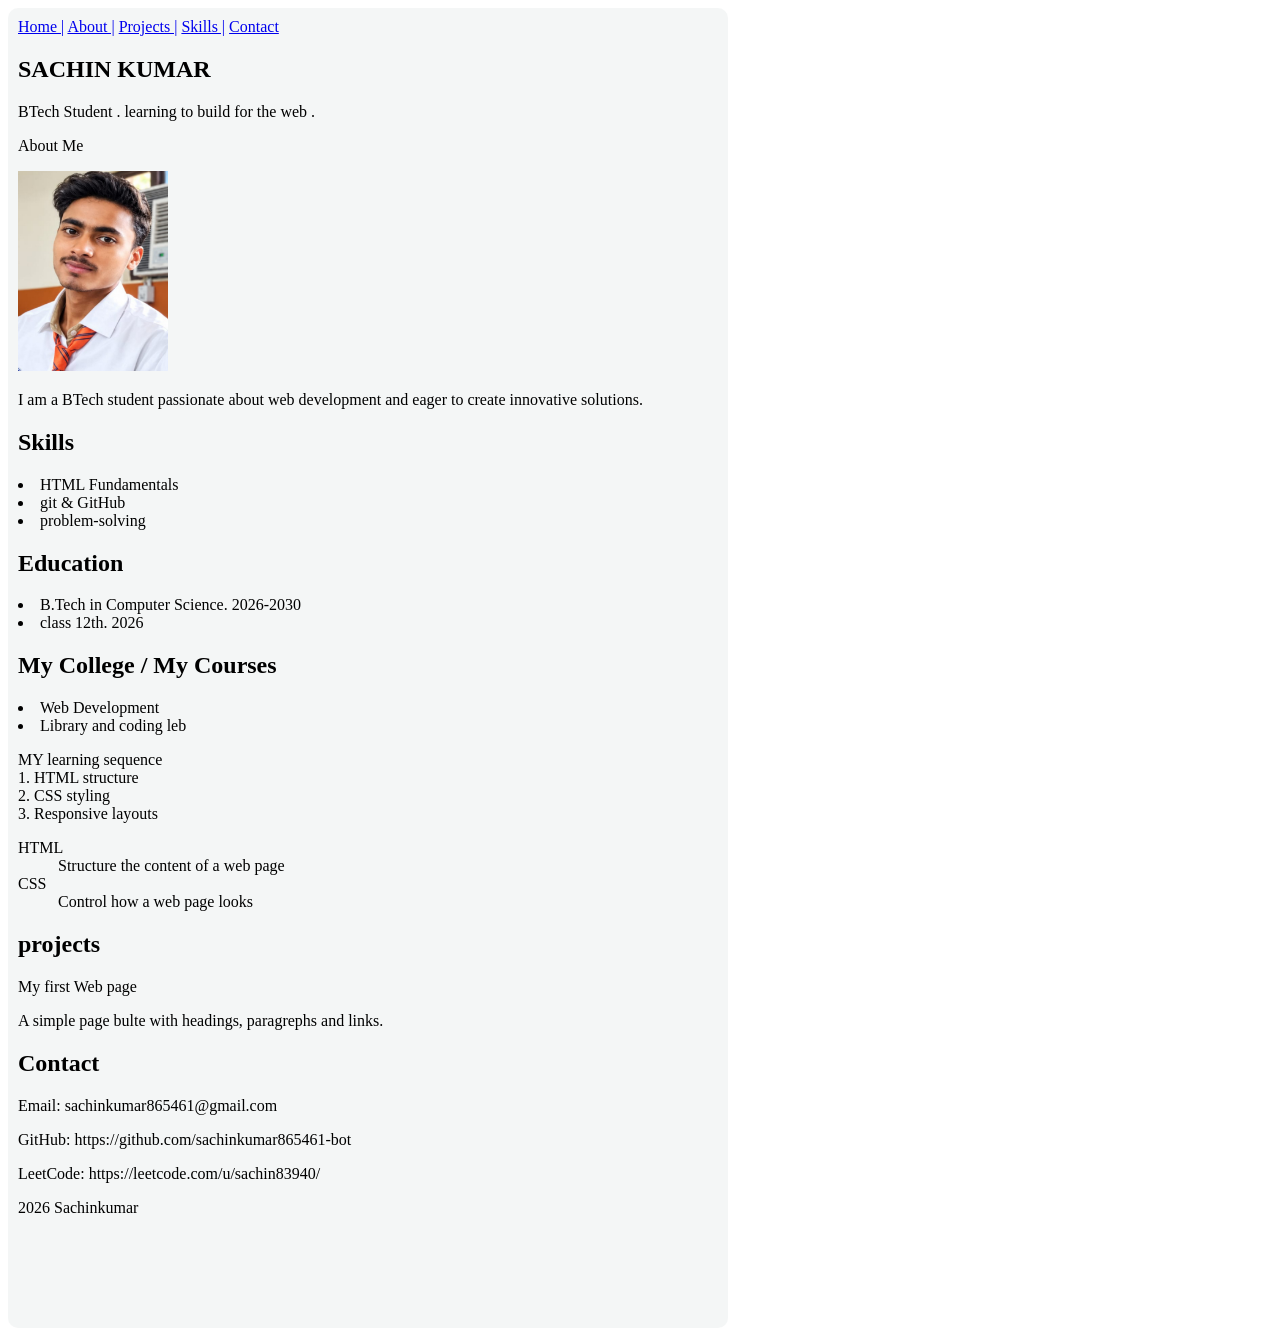
<file: index.html>
<!DOCTYPE html>
<html lang="en">
<head>
    <meta charset="UTF-8">
    <meta name="viewport" content="width=device-width, initial-scale=1.0">
    <link rel="stylesheet" href="style.css">
    <title>Assignment 1</title>
</head>
<body>
    <div class="container">
        <a href="index.html">Home |</a>
        <a href="about.html">About |</a>
        <a href="project.html">Projects |</a>       
        <a href="skills.html">Skills |</a>
        <a href="contact.html">Contact</a>
        <h2>SACHIN KUMAR</h2>
        BTech Student . learning to build for the web .
        <p>About Me</p>
         <img src="MY PHOTO.jpg" alt="Sachin Kumar">
        <p>I am a BTech student passionate about web development and eager to create innovative solutions.</p>
        <h2>Skills</h2>
            <li>HTML Fundamentals</li>
            <li>git & GitHub</li>
            <li>problem-solving</li>
        <h2>Education</h2>
        <li>B.Tech in Computer Science. 2026-2030</li>
        <li>class 12th. 2026</li>
        <h2>My College / My Courses</h2>
        <li>Web Development</li>
        <li>Library and coding leb</li>
         
    <p>MY learning sequence 
        <br> 
    1. HTML structure 
        <br>
    2. CSS styling
        <br>
    3. Responsive layouts</p>

    </p>
        
        <dl>
            <dt>HTML</dt>
             <dd>Structure the content of a web page</dd>
            <dt>CSS</dt>
             <dd>Control how a web page looks</dd>
        </dl>
        <h2>projects</h2>
       <p>My first Web page</p>
       <p> A simple page bulte with headings, paragrephs and links.</p>
        <h2>Contact</h2>
        <p>Email: sachinkumar865461@gmail.com</p>
        <p>GitHub: https://github.com/sachinkumar865461-bot</p>
        <p>LeetCode: https://leetcode.com/u/sachin83940/</p>

    <dl>2026 Sachinkumar</dl>
    </div>
</body>
</html>
</file>
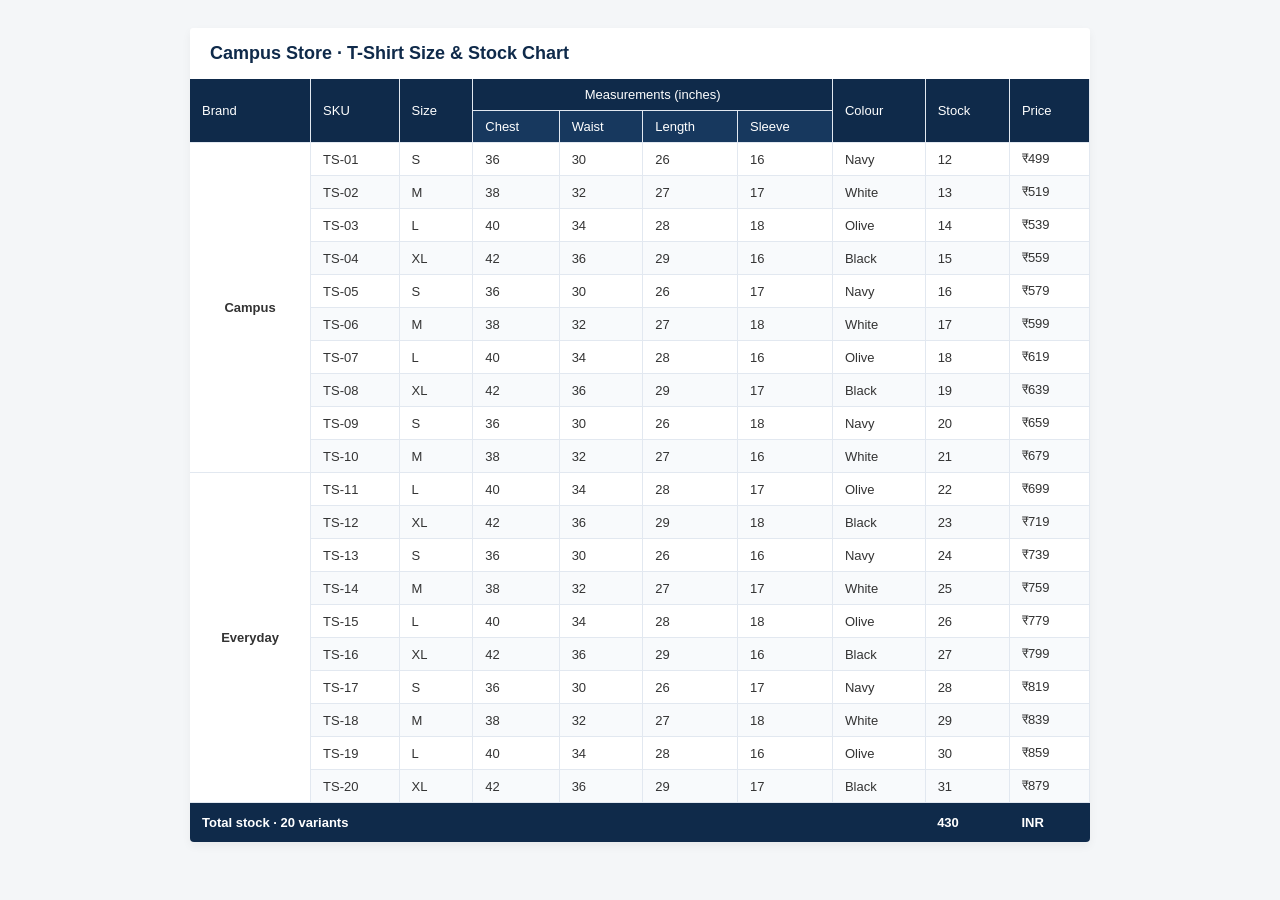
<file: Assignment3/index.html>
<!DOCTYPE html>
<html lang="hi">
<head>
  <meta charset="UTF-8">
  <title>Assignment 3</title>
  <style>
    body {
      font-family: Arial, sans-serif;
      background-color: #f4f6f8;
      padding: 20px;
    }

    .table-container {
      max-width: 900px;
      margin: 0 auto;
      background: #ffffff;
      border-radius: 4px;
      box-shadow: 0 4px 10px rgba(0, 0, 0, 0.05);
      overflow: hidden;
    }

    .table-title {
      font-size: 18px;
      font-weight: bold;
      color: #0f2a4a;
      padding: 15px 20px;
      background-color: #ffffff;
    }

    table {
      width: 100%;
      border-collapse: collapse;
      font-size: 13px;
      color: #333333;
    }

    th, td {
      padding: 8px 12px;
      text-align: left;
      border-bottom: 1px solid #e2e8f0;
      border-right: 1px solid #e2e8f0;
    }

    th {
      background-color: #0f2a4a;
      color: #ffffff;
      font-weight: 500;
      text-align: left;
    }

    /* Sub-header alignment */
    th.center, td.center {
      text-align: center;
    }

    /* Nested Header Background */
    thead tr:nth-child(2) th {
      background-color: #17385e;
    }

    /* Alternate Row Color */
    tbody tr:nth-child(even) {
      background-color: #f8fafc;
    }

    /* Row Hover */
    tbody tr:hover {
      background-color: #edf2f7;
    }

    /* Brand Name Column Style */
    .brand-cell {
      font-weight: bold;
      vertical-align: middle;
      text-align: center;
      background-color: #ffffff;
    }

    /* Footer Styling */
    tfoot tr {
      background-color: #0f2a4a;
      color: #ffffff;
      font-weight: bold;
    }

    tfoot td {
      border: none;
      padding: 12px;
    }
  </style>
</head>
<body>

<div class="table-container">
  <div class="table-title">Campus Store · T-Shirt Size & Stock Chart</div>
  <table>
    <thead>
      <tr>
        <th rowspan="2">Brand</th>
        <th rowspan="2">SKU</th>
        <th rowspan="2">Size</th>
        <th colspan="4" class="center">Measurements (inches)</th>
        <th rowspan="2">Colour</th>
        <th rowspan="2">Stock</th>
        <th rowspan="2">Price</th>
      </tr>
      <tr>
        <th>Chest</th>
        <th>Waist</th>
        <th>Length</th>
        <th>Sleeve</th>
      </tr>
    </thead>
    <tbody>
      <!-- Campus Brand (10 Rows) -->
      <tr>
        <td class="brand-cell" rowspan="10">Campus</td>
        <td>TS-01</td>
        <td>S</td>
        <td>36</td>
        <td>30</td>
        <td>26</td>
        <td>16</td>
        <td>Navy</td>
        <td>12</td>
        <td>₹499</td>
      </tr>
      <tr>
        <td>TS-02</td>
        <td>M</td>
        <td>38</td>
        <td>32</td>
        <td>27</td>
        <td>17</td>
        <td>White</td>
        <td>13</td>
        <td>₹519</td>
      </tr>
      <tr>
        <td>TS-03</td>
        <td>L</td>
        <td>40</td>
        <td>34</td>
        <td>28</td>
        <td>18</td>
        <td>Olive</td>
        <td>14</td>
        <td>₹539</td>
      </tr>
      <tr>
        <td>TS-04</td>
        <td>XL</td>
        <td>42</td>
        <td>36</td>
        <td>29</td>
        <td>16</td>
        <td>Black</td>
        <td>15</td>
        <td>₹559</td>
      </tr>
      <tr>
        <td>TS-05</td>
        <td>S</td>
        <td>36</td>
        <td>30</td>
        <td>26</td>
        <td>17</td>
        <td>Navy</td>
        <td>16</td>
        <td>₹579</td>
      </tr>
      <tr>
        <td>TS-06</td>
        <td>M</td>
        <td>38</td>
        <td>32</td>
        <td>27</td>
        <td>18</td>
        <td>White</td>
        <td>17</td>
        <td>₹599</td>
      </tr>
      <tr>
        <td>TS-07</td>
        <td>L</td>
        <td>40</td>
        <td>34</td>
        <td>28</td>
        <td>16</td>
        <td>Olive</td>
        <td>18</td>
        <td>₹619</td>
      </tr>
      <tr>
        <td>TS-08</td>
        <td>XL</td>
        <td>42</td>
        <td>36</td>
        <td>29</td>
        <td>17</td>
        <td>Black</td>
        <td>19</td>
        <td>₹639</td>
      </tr>
      <tr>
        <td>TS-09</td>
        <td>S</td>
        <td>36</td>
        <td>30</td>
        <td>26</td>
        <td>18</td>
        <td>Navy</td>
        <td>20</td>
        <td>₹659</td>
      </tr>
      <tr>
        <td>TS-10</td>
        <td>M</td>
        <td>38</td>
        <td>32</td>
        <td>27</td>
        <td>16</td>
        <td>White</td>
        <td>21</td>
        <td>₹679</td>
      </tr>

      <!-- Everyday Brand (10 Rows) -->
      <tr>
        <td class="brand-cell" rowspan="10">Everyday</td>
        <td>TS-11</td>
        <td>L</td>
        <td>40</td>
        <td>34</td>
        <td>28</td>
        <td>17</td>
        <td>Olive</td>
        <td>22</td>
        <td>₹699</td>
      </tr>
      <tr>
        <td>TS-12</td>
        <td>XL</td>
        <td>42</td>
        <td>36</td>
        <td>29</td>
        <td>18</td>
        <td>Black</td>
        <td>23</td>
        <td>₹719</td>
      </tr>
      <tr>
        <td>TS-13</td>
        <td>S</td>
        <td>36</td>
        <td>30</td>
        <td>26</td>
        <td>16</td>
        <td>Navy</td>
        <td>24</td>
        <td>₹739</td>
      </tr>
      <tr>
        <td>TS-14</td>
        <td>M</td>
        <td>38</td>
        <td>32</td>
        <td>27</td>
        <td>17</td>
        <td>White</td>
        <td>25</td>
        <td>₹759</td>
      </tr>
      <tr>
        <td>TS-15</td>
        <td>L</td>
        <td>40</td>
        <td>34</td>
        <td>28</td>
        <td>18</td>
        <td>Olive</td>
        <td>26</td>
        <td>₹779</td>
      </tr>
      <tr>
        <td>TS-16</td>
        <td>XL</td>
        <td>42</td>
        <td>36</td>
        <td>29</td>
        <td>16</td>
        <td>Black</td>
        <td>27</td>
        <td>₹799</td>
      </tr>
      <tr>
        <td>TS-17</td>
        <td>S</td>
        <td>36</td>
        <td>30</td>
        <td>26</td>
        <td>17</td>
        <td>Navy</td>
        <td>28</td>
        <td>₹819</td>
      </tr>
      <tr>
        <td>TS-18</td>
        <td>M</td>
        <td>38</td>
        <td>32</td>
        <td>27</td>
        <td>18</td>
        <td>White</td>
        <td>29</td>
        <td>₹839</td>
      </tr>
      <tr>
        <td>TS-19</td>
        <td>L</td>
        <td>40</td>
        <td>34</td>
        <td>28</td>
        <td>16</td>
        <td>Olive</td>
        <td>30</td>
        <td>₹859</td>
      </tr>
      <tr>
        <td>TS-20</td>
        <td>XL</td>
        <td>42</td>
        <td>36</td>
        <td>29</td>
        <td>17</td>
        <td>Black</td>
        <td>31</td>
        <td>₹879</td>
      </tr>
    </tbody>
    <tfoot>
      <tr>
        <td colspan="8">Total stock · 20 variants</td>
        <td>430</td>
        <td>INR</td>
      </tr>
    </tfoot>
  </table>
</div>

</body>
</html>
</file>
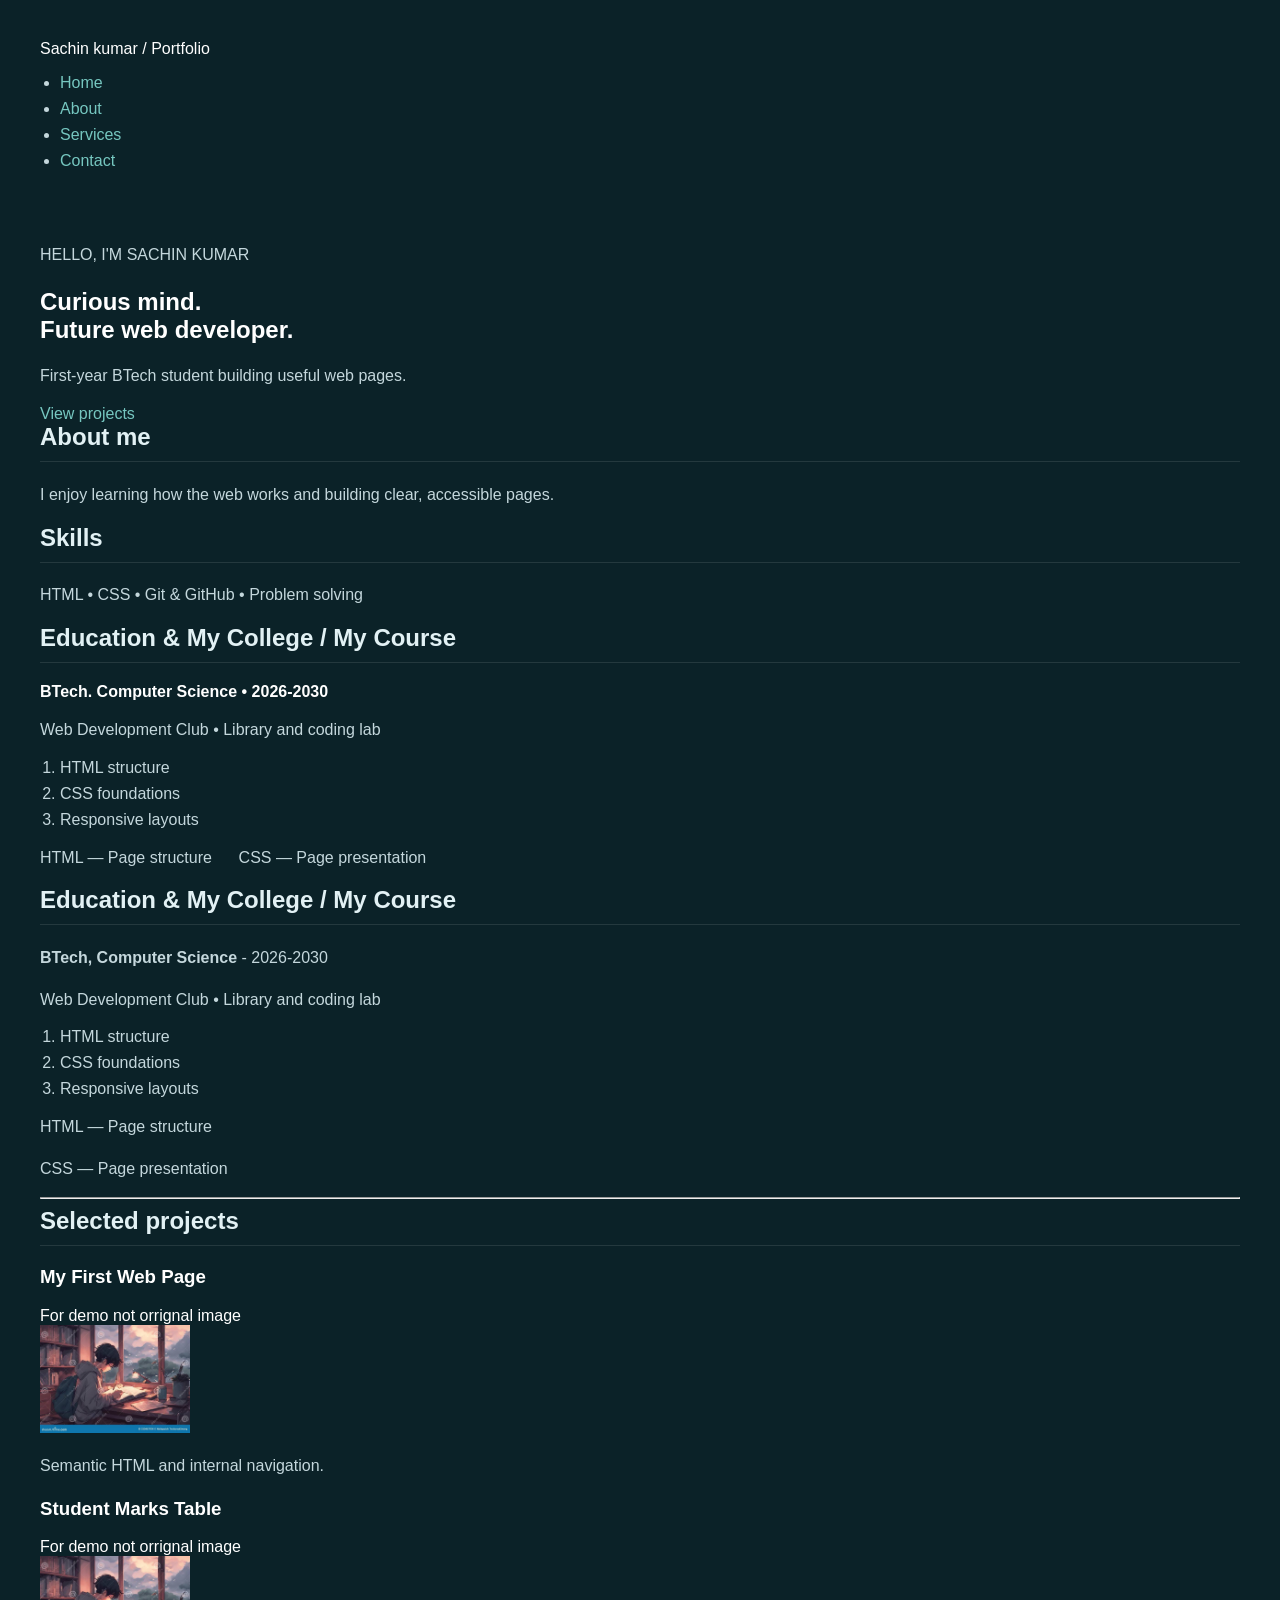
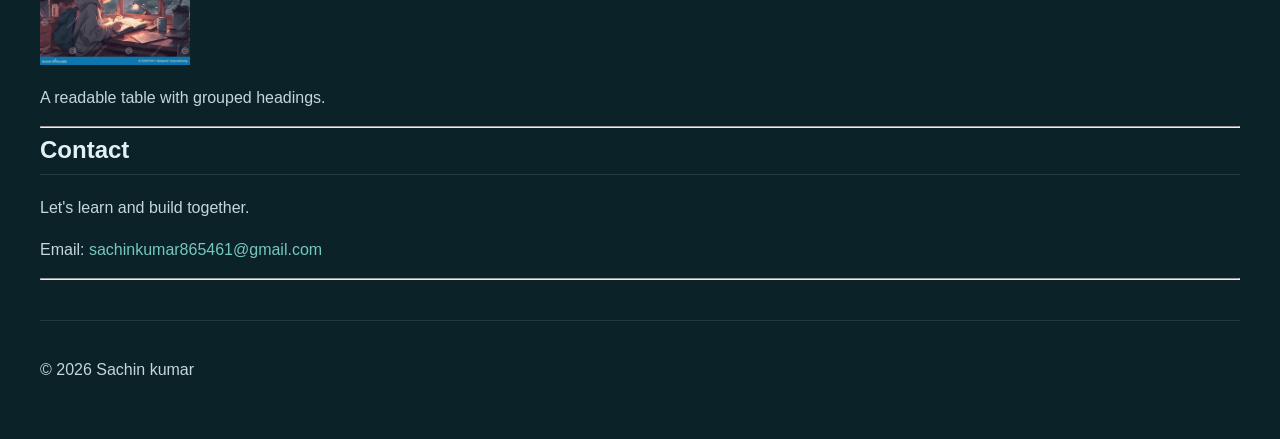
<file: Assignment4/index.html>
<!DOCTYPE html>
<html lang="en">
<head>
    <meta charset="UTF-8">
    <meta name="viewport" content="width=device-width, initial-scale=1.0">
    <link rel="stylesheet" href="./style.css">
    <title>Assignment-4</title>
</head>
<body>
    <header>
        <nav class="navbar">
            <div class="logo">Sachin kumar / Portfolio</div>
            <ul class="nav-links">
                <li><a href="index.html">Home</a></li>
                <li><a href="About.html">About</a></li>
                <li><a href="services.html">Services</a></li>
                <li><a href="contact.html">Contact</a></li>
            </ul>
        </nav>
    </header>
    <main class="container">
        <!-- 2. Hero Section (Left & Right Split) -->
        <section class="hero-section">
            <div class="hero-text">
                <p class="greeting">HELLO, I'M SACHIN KUMAR</p>
                <h1>Curious mind.<br>Future web developer.</h1>
                <p class="subtext">First-year BTech student building useful web pages.</p>
                <a href="ViewProjects.html" class="btn">View projects</a>
            </div>
            <div class="hero-image">
                <!-- Avatar/Profile Image Setup -->
                <div class="avatar-placeholder"></div>
            </div>
        </section>

        <!-- 3. About Me Section -->
        <section class="about-section">
            <h2>About me</h2>
            <p>I enjoy learning how the web works and building clear, accessible pages.</p>
        </section>

        <!-- 4. Skills Section -->
        <section class="skills-section">
            <h2>Skills</h2>
            <p>HTML &bull; CSS &bull; Git & GitHub &bull; Problem solving</p>
        </section>

        <!-- 5. Education & My College Section -->
        <section class="education-section">
            <h2>Education & My College / My Course</h2>
            <div class="edu-item">
                <strong>BTech. Computer Science &bull; 2026-2030</strong>
                <p>Web Development Club &bull; Library and coding lab</p>
                <ol>
                    <li>HTML structure</li>
                    <li>CSS foundations</li>
                    <li>Responsive layouts</li>
                </ol>
                <p class="course-topics">HTML &mdash; Page structure &nbsp;&nbsp;&nbsp;&nbsp; CSS &mdash; Page presentation</p>
            </div>
        </section>
        <section>
        <h2>Education & My College / My Course</h2>
        <p><strong>BTech, Computer Science</strong> - 2026-2030</p>
        <p>Web Development Club &bull; Library and coding lab</p>
        
        <ol>
            <li>HTML structure</li>
            <li>CSS foundations</li>
            <li>Responsive layouts</li>
        </ol>
        
        <p>HTML — Page structure</p>
        <p>CSS — Page presentation</p>
    </section>

    <hr>

    <!--Selected Projects-->
    <section>
        <h2>Selected projects</h2>
        
        <div>
            <h3>My First Web Page</h3>
            For demo not orrignal image
            <br>
            <img src="download imgs.jpg" alt="My First Web Page Image" width="150">
            <p>Semantic HTML and internal navigation.</p>
        </div>
        
        <div>
            <h3>Student Marks Table</h3>
               For demo not orrignal image
               <br>
            <!-- image2.jpg -->
            <img src="download imgs.jpg" alt="Student Marks Table Image" width="150">
            <p>A readable table with grouped headings.</p>
        </div>
    </section>

    <hr>

    <!--Contact Section-->
    <section>
        <h2>Contact</h2>
        <p>Let's learn and build together.</p>
        <p>Email: <a href="mailto:sachinkumar865461@gmail.com">sachinkumar865461@gmail.com</a></p>
    </section>

    <hr>

    <!-- Footer -->
    <footer>
        <p>&copy; 2026 Sachin kumar</p>
    </footer>
    </main>
    
</body>
</html>
</file>
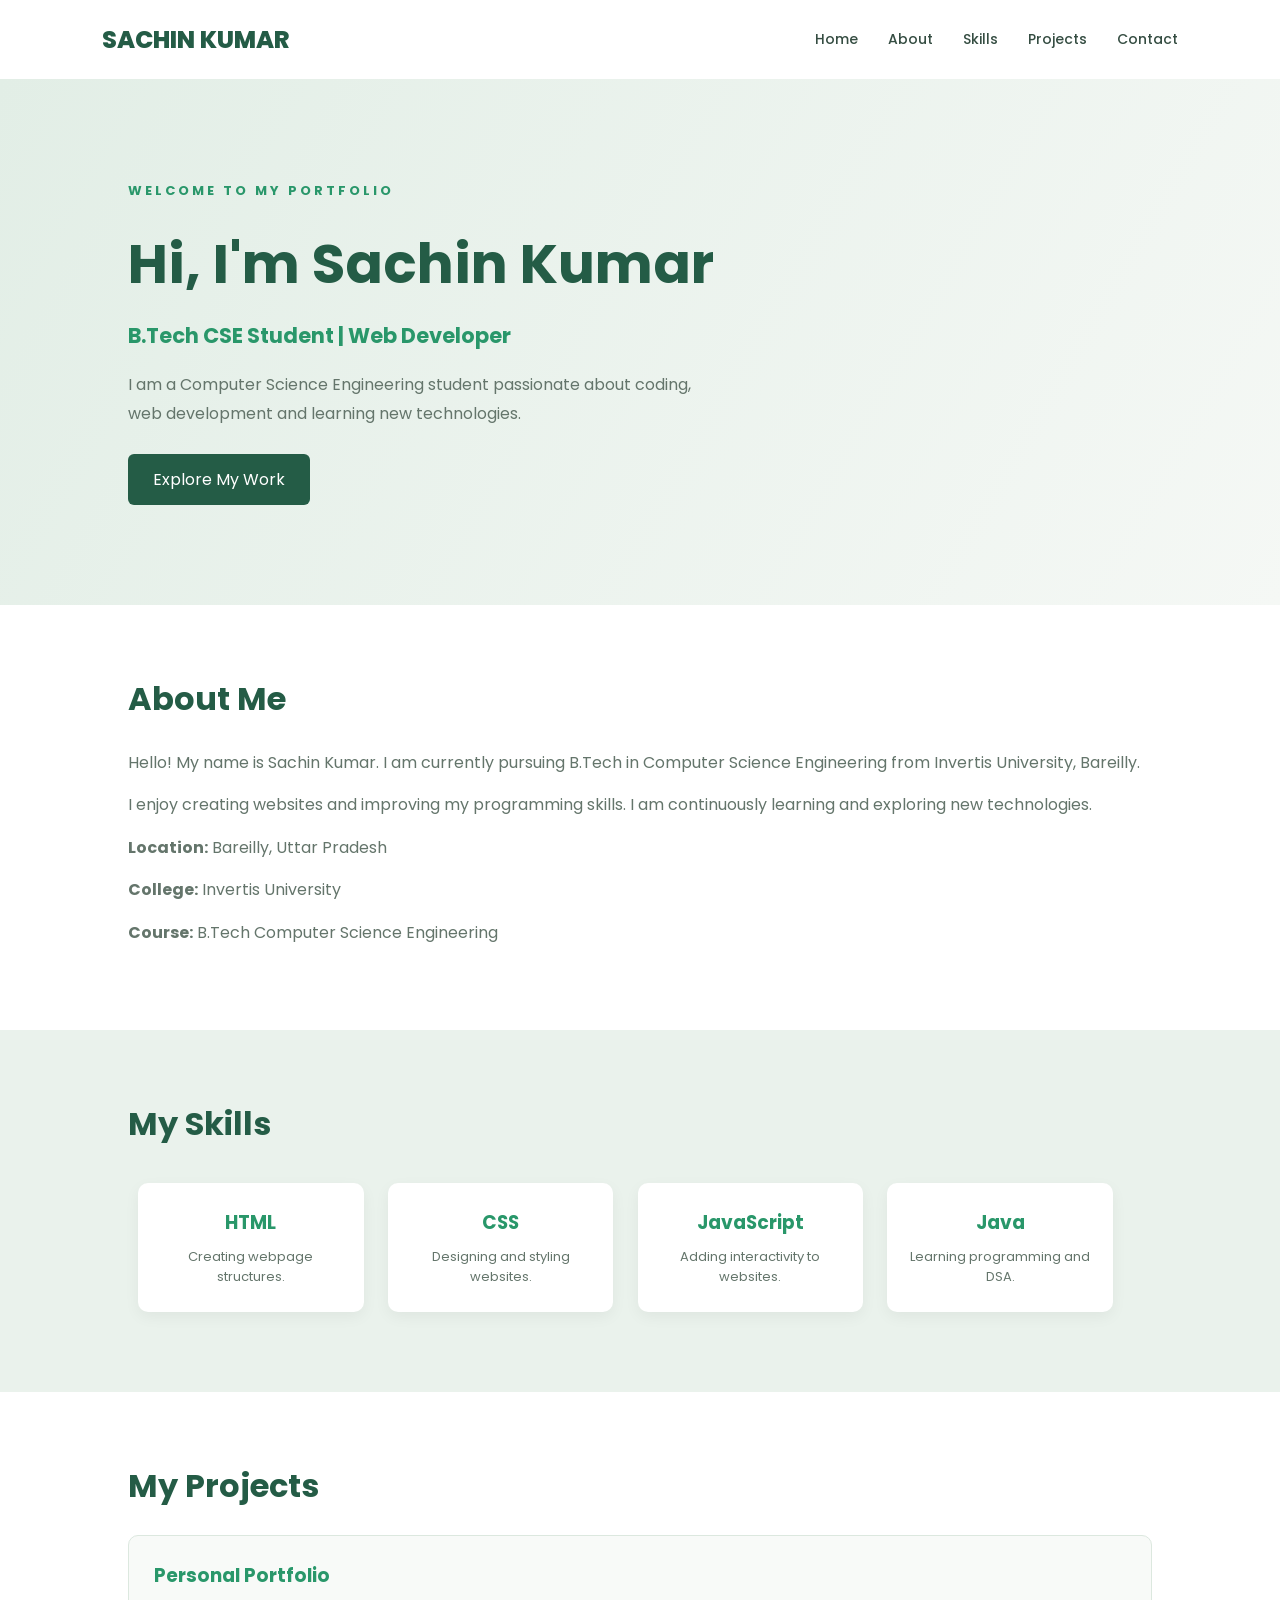
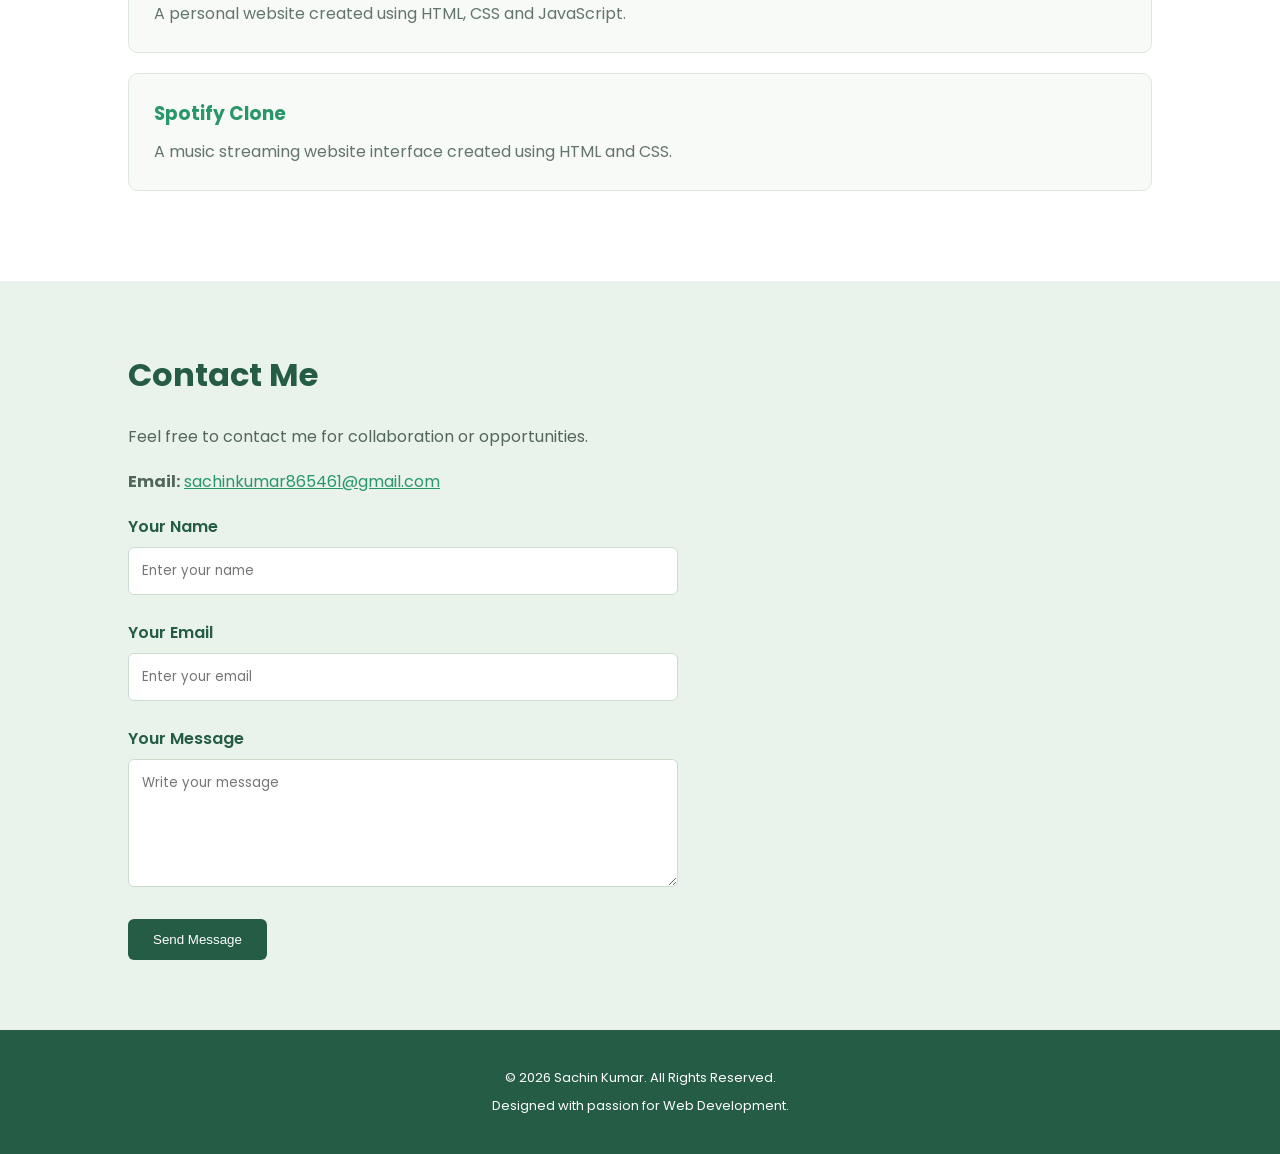
<file: Assignment5/index.html>
<!DOCTYPE html>
<html lang="en">

<head>
    <meta charset="UTF-8">
    <meta name="viewport" content="width=device-width, initial-scale=1.0">

    <title>Sachin Kumar</title>

<style>

/* Google Font */
@import url('https://fonts.googleapis.com/css2?family=Poppins:wght@300;400;500;600;700;800&display=swap');

/* Default */
* {
    margin: 0;
    padding: 0;
    box-sizing: border-box;
    scroll-behavior: smooth;
}

body {
    font-family: 'Poppins', sans-serif;
    background-color: #f5f8f5;
    color: #263b32;
}

/* Header */
header {
    width: 100%;
    padding: 22px 8%;
    display: flex;
    align-items: center;
    justify-content: space-between;
    background-color: #ffffff;
    box-shadow: 0 2px 10px rgba(0,0,0,0.05);
}

header h2 {
    color: #245c46;
    font-size: 24px;
    font-weight: 800;
}

nav {
    display: flex;
    gap: 30px;
}

nav a {
    text-decoration: none;
    color: #354d42;
    font-size: 14px;
    font-weight: 500;
}

nav a:hover {
    color: #29976a;
}

/* Hero Section */
#home {
    min-height: 500px;
    padding: 100px 10%;
    background: linear-gradient(120deg, #e2eee6, #f5f8f5);
}

#home p:first-child {
    color: #29976a;
    font-size: 13px;
    font-weight: 700;
    letter-spacing: 3px;
    margin-bottom: 20px;
}

#home h1 {
    font-size: 55px;
    color: #245c46;
    margin-bottom: 15px;
}

#home h3 {
    font-size: 21px;
    color: #29976a;
    margin-bottom: 20px;
}

#home p {
    max-width: 600px;
    color: #64756b;
    line-height: 1.8;
    margin-bottom: 25px;
}

#home a {
    display: inline-block;
    padding: 13px 25px;
    background-color: #245c46;
    color: white;
    text-decoration: none;
    border-radius: 6px;
}

#home a:hover {
    background-color: #29976a;
}

/* Common Section */
section:not(#home) {
    padding: 70px 10%;
}

section h2 {
    font-size: 32px;
    color: #245c46;
    margin-bottom: 25px;
}

/* About */
#about {
    background-color: white;
}

#about p {
    color: #64756b;
    line-height: 1.9;
    margin-bottom: 12px;
}

/* Skills */
#skills {
    background-color: #eaf2ec;
}

#skills div {
    display: inline-block;
    width: 22%;
    padding: 25px 15px;
    margin: 10px 1%;
    background-color: white;
    border-radius: 10px;
    text-align: center;
    box-shadow: 0 5px 15px rgba(0,0,0,0.05);
}

#skills h3 {
    color: #29976a;
    margin-bottom: 10px;
}

#skills p {
    color: #64756b;
    font-size: 13px;
}

/* Projects */
#projects {
    background-color: white;
}

#projects div {
    padding: 25px;
    margin-bottom: 20px;
    border: 1px solid #dce8df;
    border-radius: 10px;
    background-color: #f8faf8;
}

#projects h3 {
    color: #29976a;
    margin-bottom: 10px;
}

#projects p {
    color: #64756b;
    line-height: 1.7;
}

/* Contact */
#contact {
    background-color: #eaf2ec;
}

#contact p {
    margin-bottom: 20px;
    color: #52665a;
}

#contact a {
    color: #29976a;
}

form {
    max-width: 550px;
}

form label {
    font-weight: 600;
    color: #245c46;
}

form input,
form textarea {
    width: 100%;
    padding: 13px;
    margin-top: 8px;
    border: 1px solid #cbdccf;
    border-radius: 6px;
    font-family: inherit;
}

form button {
    padding: 13px 25px;
    background-color: #245c46;
    color: white;
    border: none;
    border-radius: 6px;
    cursor: pointer;
}

form button:hover {
    background-color: #29976a;
}

/* Footer */
footer {
    padding: 30px;
    background-color: #245c46;
    color: white;
    text-align: center;
}

footer p {
    margin: 8px;
    font-size: 13px;
}

/* Responsive Design */
@media (max-width: 768px) {

    header {
        flex-direction: column;
        gap: 20px;
    }

    nav {
        flex-wrap: wrap;
        justify-content: center;
        gap: 15px;
    }

    #home {
        padding: 70px 7%;
    }

    #home h1 {
        font-size: 38px;
    }

    #skills div {
        width: 45%;
    }

}

@media (max-width: 480px) {

    #home h1 {
        font-size: 30px;
    }

    #skills div {
        width: 100%;
        margin: 10px 0;
    }

    section:not(#home) {
        padding: 45px 7%;
    }

}

</style>

</head>

<body>

    <!-- Header -->
    <header>

        <h2>SACHIN KUMAR</h2>

        <nav>
            <a href="#home">Home</a>
            <a href="#about">About</a>
            <a href="#skills">Skills</a>
            <a href="#projects">Projects</a>
            <a href="#contact">Contact</a>
        </nav>

    </header>


    <!-- Hero Section -->
    <section id="home">

        <p>WELCOME TO MY PORTFOLIO</p>

        <h1>Hi, I'm Sachin Kumar</h1>

        <h3>B.Tech CSE Student | Web Developer</h3>

        <p>
            I am a Computer Science Engineering student
            passionate about coding, web development and
            learning new technologies.
        </p>

        <a href="#projects">Explore My Work</a>

    </section>


    <!-- About Section -->
    <section id="about">

        <h2>About Me</h2>

        <p>
            Hello! My name is Sachin Kumar.
            I am currently pursuing B.Tech in Computer
            Science Engineering from Invertis University,
            Bareilly.
        </p>

        <p>
            I enjoy creating websites and improving
            my programming skills. I am continuously
            learning and exploring new technologies.
        </p>

        <p><b>Location:</b> Bareilly, Uttar Pradesh</p>

        <p><b>College:</b> Invertis University</p>

        <p><b>Course:</b> B.Tech Computer Science Engineering</p>

    </section>


    <!-- Skills Section -->
    <section id="skills">

        <h2>My Skills</h2>

        <div>
            <h3>HTML</h3>
            <p>Creating webpage structures.</p>
        </div>

        <div>
            <h3>CSS</h3>
            <p>Designing and styling websites.</p>
        </div>

        <div>
            <h3>JavaScript</h3>
            <p>Adding interactivity to websites.</p>
        </div>

        <div>
            <h3>Java</h3>
            <p>Learning programming and DSA.</p>
        </div>

    </section>


    <!-- Projects Section -->
    <section id="projects">

        <h2>My Projects</h2>

        <div>
            <h3>Personal Portfolio</h3>
            <p>A personal website created using HTML, CSS and JavaScript.</p>
        </div>

        <div>
            <h3>Spotify Clone</h3>
            <p>A music streaming website interface created using HTML and CSS.</p>
        </div>

    </section>


    <!-- Contact Section -->
    <section id="contact">

        <h2>Contact Me</h2>

        <p>Feel free to contact me for collaboration or opportunities.</p>

        <p>
            <b>Email:</b>
            <a href="mailto:sachinkumar865461@gmail.com">
                sachinkumar865461@gmail.com
            </a>
        </p>

        <form>

            <label for="name">Your Name</label><br>
            <input type="text" id="name" placeholder="Enter your name"><br><br>

            <label for="email">Your Email</label><br>
            <input type="email" id="email" placeholder="Enter your email"><br><br>

            <label for="message">Your Message</label><br>
            <textarea id="message" rows="5" cols="30"
                placeholder="Write your message"></textarea><br><br>

            <button type="submit">Send Message</button>

        </form>

    </section>


    <!-- Footer -->
    <footer>

        <p>© 2026 Sachin Kumar. All Rights Reserved.</p>

        <p>Designed with passion for Web Development.</p>

    </footer>

</body>
</html>
</file>
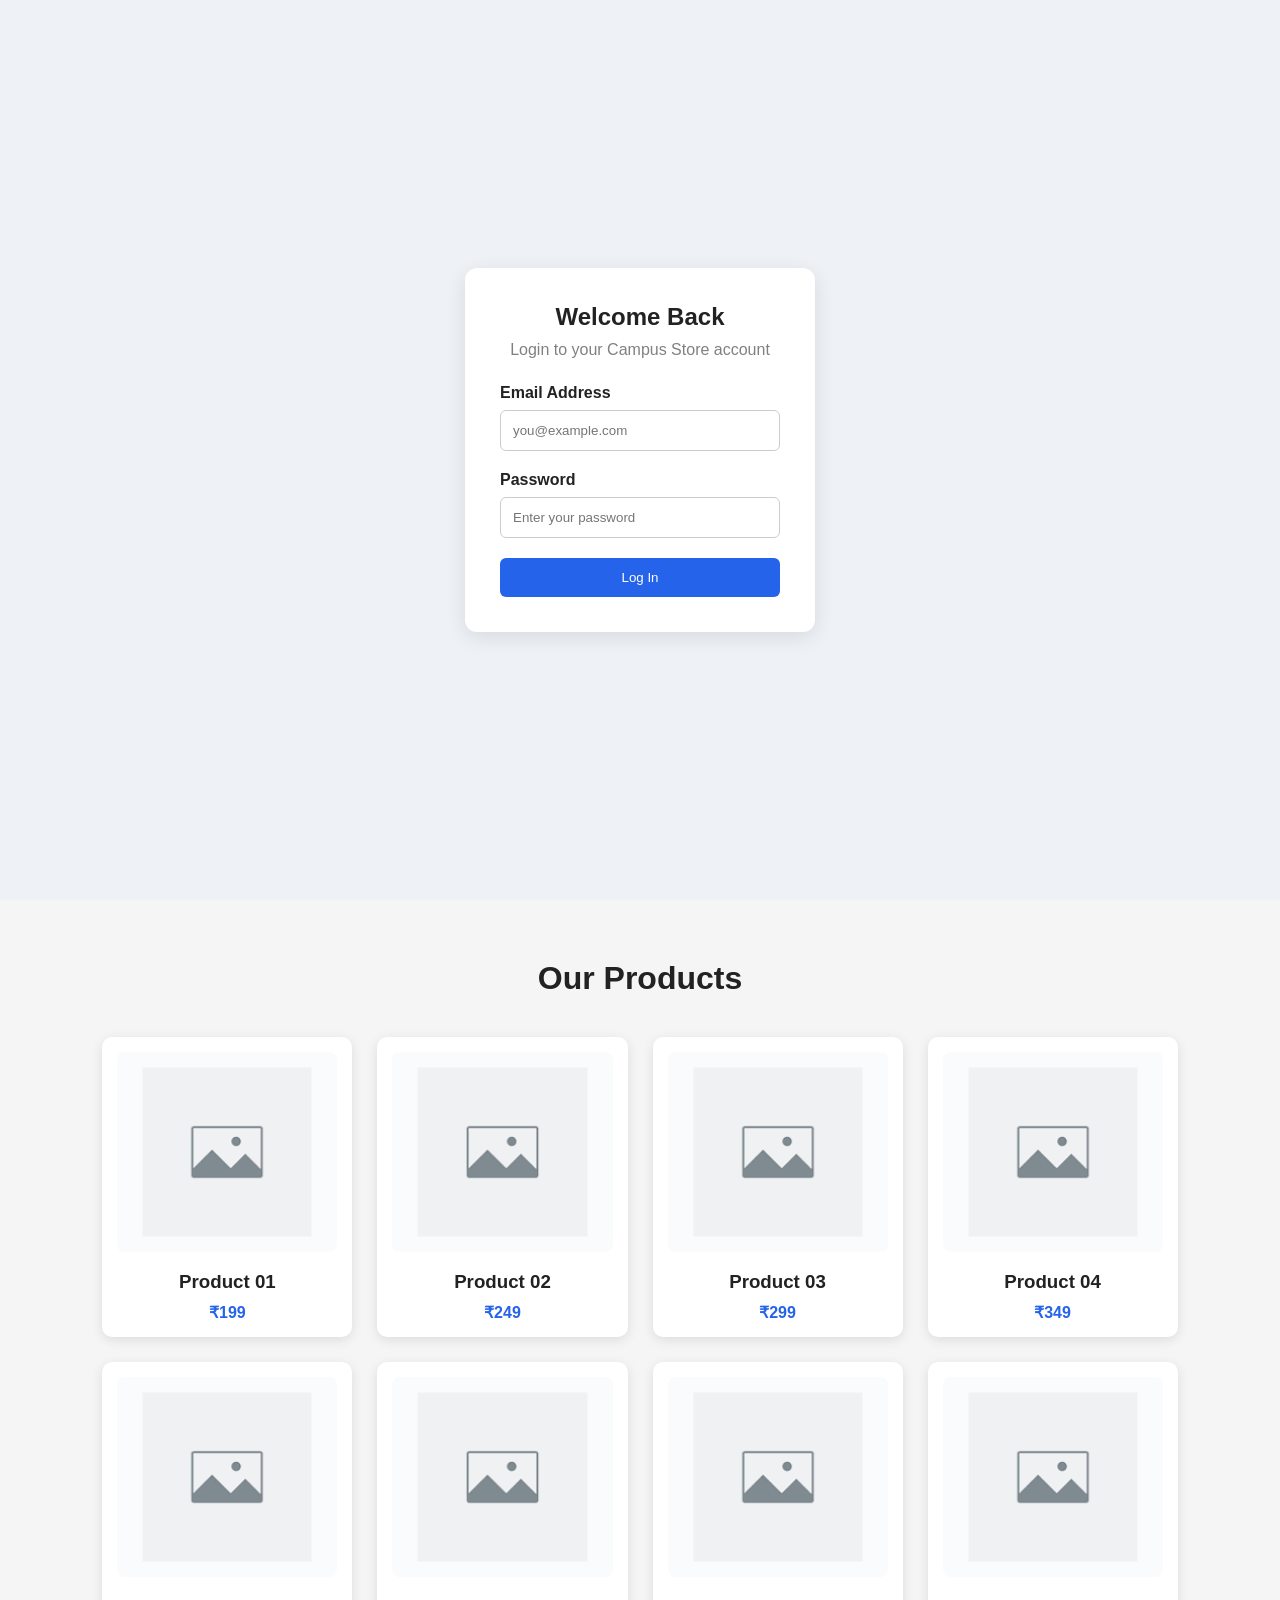
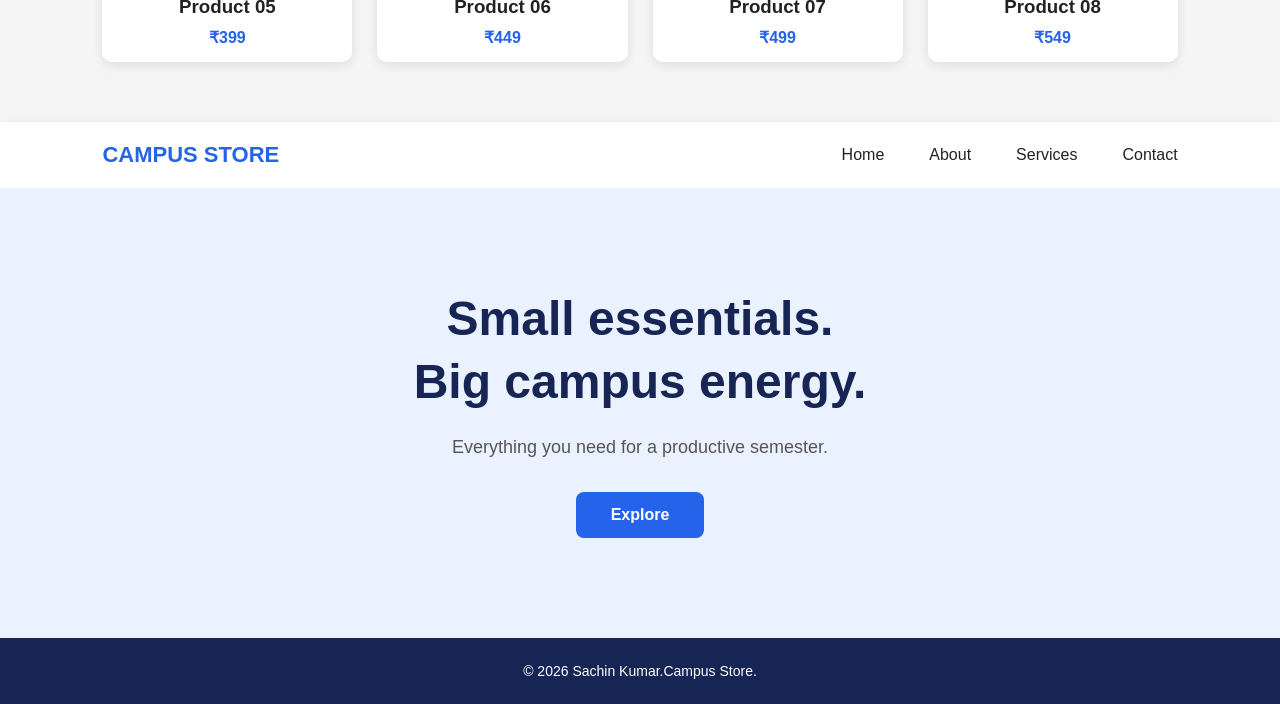
<file: Assignment6/index.html>
<!DOCTYPE html>
<html lang="en">

<head>
    <meta charset="UTF-8">
    <meta name="viewport" content="width=device-width, initial-scale=1.0">

    <title>Campus Store</title>

    <!-- External CSS -->
    <link rel="stylesheet" href="style.css">

</head>

<body>

    <!-- =========================
         LOGIN SECTION
    ========================== -->

    <section class="login-section">

        <div class="login-box">

            <h2>Welcome Back</h2>

            <p>Login to your Campus Store account</p>

            <form>

                <label for="email">Email Address</label>

                <input
                    type="email"
                    id="email"
                    placeholder="you@example.com"
                    required
                >

                <label for="password">Password</label>

                <input
                    type="password"
                    id="password"
                    placeholder="Enter your password"
                    required
                >

                <button type="submit">Log In</button>

            </form>

        </div>

    </section>


    <!-- =========================
         PRODUCTS SECTION
    ========================== -->

    <section class="products-section">

        <h2>Our Products</h2>

        <div class="product-container">

            <div class="product-card">
                <img src="images.png" alt="Product 1">
                <h3>Product 01</h3>
                <p>₹199</p>
            </div>

            <div class="product-card">
                <img src="images.png" alt="Product 2">
                <h3>Product 02</h3>
                <p>₹249</p>
            </div>

            <div class="product-card">
                <img src="images.png" alt="Product 3">
                <h3>Product 03</h3>
                <p>₹299</p>
            </div>

            <div class="product-card">
                <img src="images.png" alt="Product 4">
                <h3>Product 04</h3>
                <p>₹349</p>
            </div>

            <div class="product-card">
                <img src="images.png" alt="Product 5">
                <h3>Product 05</h3>
                <p>₹399</p>
            </div>

            <div class="product-card">
                <img src="images.png" alt="Product 6">
                <h3>Product 06</h3>
                <p>₹449</p>
            </div>

            <div class="product-card">
                <img src="images.png" alt="Product 7">
                <h3>Product 07</h3>
                <p>₹499</p>
            </div>

            <div class="product-card">
                <img src="images.png" alt="Product 8">
                <h3>Product 08</h3>
                <p>₹549</p>
            </div>

        </div>

    </section>


    <!-- =========================
         NAVBAR SECTION
    ========================== -->

    <nav class="navbar">

        <div class="logo">
            CAMPUS STORE
        </div>

        <div class="nav-links">

            <a href="#">Home</a>

            <a href="#">About</a>

            <a href="#">Services</a>

            <a href="#">Contact</a>

        </div>

    </nav>


    <!-- =========================
         HERO SECTION
    ========================== -->

    <section class="hero">

        <div class="hero-content">

            <h1>
                Small essentials.
                <br>
                Big campus energy.
            </h1>

            <p>
                Everything you need for a productive semester.
            </p>

            <button type="button">Explore</button>

        </div>

    </section>


    <!-- =========================
         FOOTER SECTION
    ========================== -->

    <footer class="footer">

        <p>© 2026 Sachin Kumar.Campus Store.</p>

    </footer>


</body>

</html>
</file>
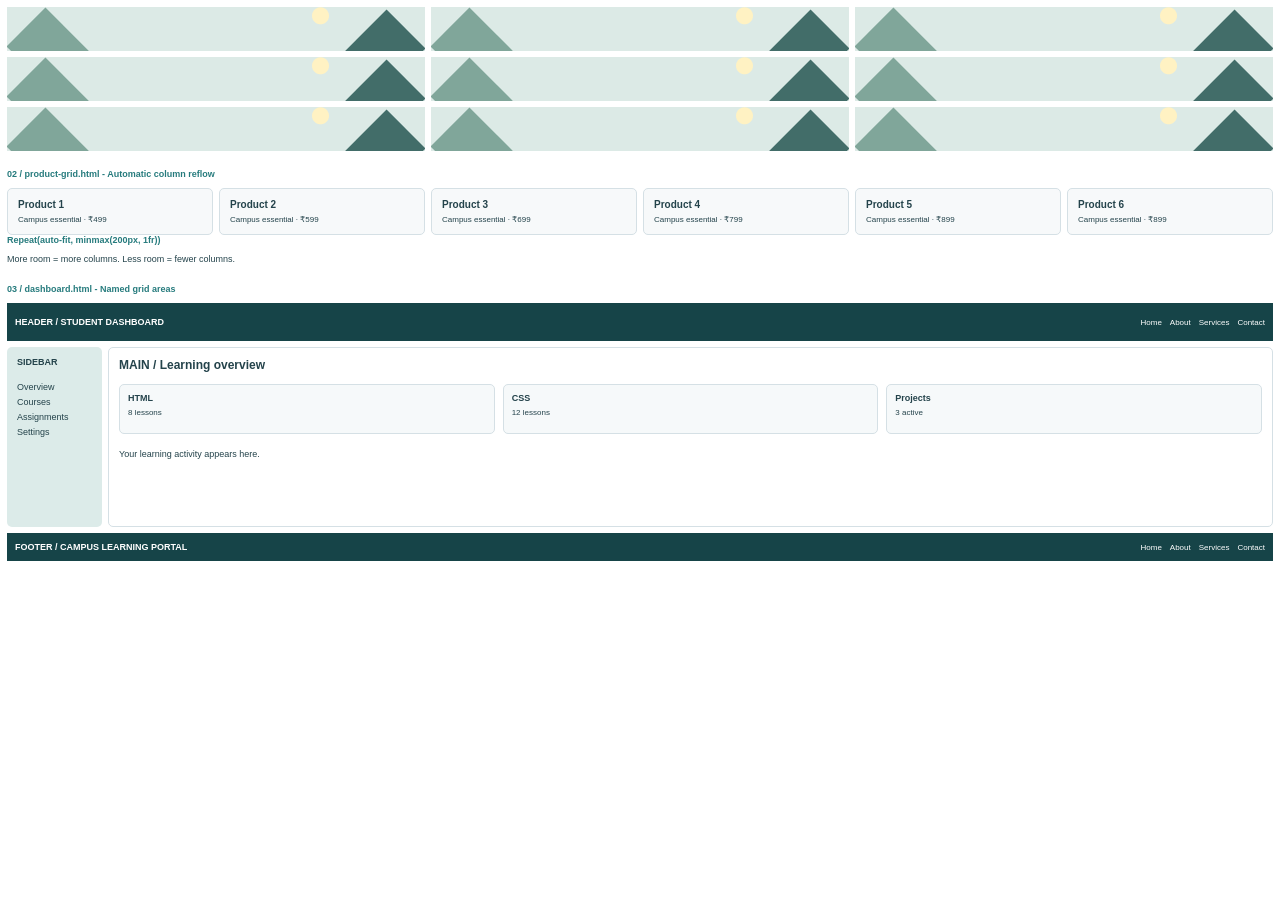
<file: Assignment7/index.html>
<!DOCTYPE html>
<html lang="en">
<head>
    <meta charset="UTF-8">
    <meta name="viewport" content="width=device-width, initial-scale=1.0">
    <title>Assignment-7</title>
    <link rel="stylesheet" href="style.css">
</head>
<body>

    <!-- Image Gallery -->
    <section class="gallery">

        <div class="landscape"></div>
        <div class="landscape"></div>
        <div class="landscape"></div>
        <div class="landscape"></div>
        <div class="landscape"></div>
        <div class="landscape"></div>
        <div class="landscape"></div>
        <div class="landscape"></div>
        <div class="landscape"></div>

    </section>


    <!-- Product Grid -->
    <section class="products">

        <h5>02 / product-grid.html - Automatic column reflow</h5>

        <div class="product-container">

            <div class="product">
                <h4>Product 1</h4>
                <p>Campus essential · ₹499</p>
            </div>

            <div class="product">
                <h4>Product 2</h4>
                <p>Campus essential · ₹599</p>
            </div>

            <div class="product">
                <h4>Product 3</h4>
                <p>Campus essential · ₹699</p>
            </div>

            <div class="product">
                <h4>Product 4</h4>
                <p>Campus essential · ₹799</p>
            </div>

            <div class="product">
                <h4>Product 5</h4>
                <p>Campus essential · ₹899</p>
            </div>

            <div class="product">
                <h4>Product 6</h4>
                <p>Campus essential · ₹899</p>
            </div>

        </div>

        <h5>Repeat(auto-fit, minmax(200px, 1fr))</h5>
        <p>More room = more columns. Less room = fewer columns.</p>

    </section>


    <!-- Student Dashboard -->
    <section class="dashboard">

        <h5>03 / dashboard.html - Named grid areas</h5>

        <div class="dashboard-container">

            <header class="header">
                <h4>HEADER / STUDENT DASHBOARD</h4>

                <nav>
                    <a href="#">Home</a>
                    <a href="#">About</a>
                    <a href="#">Services</a>
                    <a href="#">Contact</a>
                </nav>
            </header>


            <aside class="sidebar">
                <h4>SIDEBAR</h4>

                <p>Overview</p>
                <p>Courses</p>
                <p>Assignments</p>
                <p>Settings</p>
            </aside>


            <main class="main-content">

                <h3>MAIN / Learning overview</h3>

                <div class="cards">

                    <div class="card">
                        <h4>HTML</h4>
                        <p>8 lessons</p>
                    </div>

                    <div class="card">
                        <h4>CSS</h4>
                        <p>12 lessons</p>
                    </div>

                    <div class="card">
                        <h4>Projects</h4>
                        <p>3 active</p>
                    </div>

                </div>

                <p class="activity">
                    Your learning activity appears here.
                </p>

            </main>


            <footer class="footer">
                <h4>FOOTER / CAMPUS LEARNING PORTAL</h4>

                <nav>
                    <a href="#">Home</a>
                    <a href="#">About</a>
                    <a href="#">Services</a>
                    <a href="#">Contact</a>
                </nav>
            </footer>

        </div>

    </section>

</body>
</html>
</file>
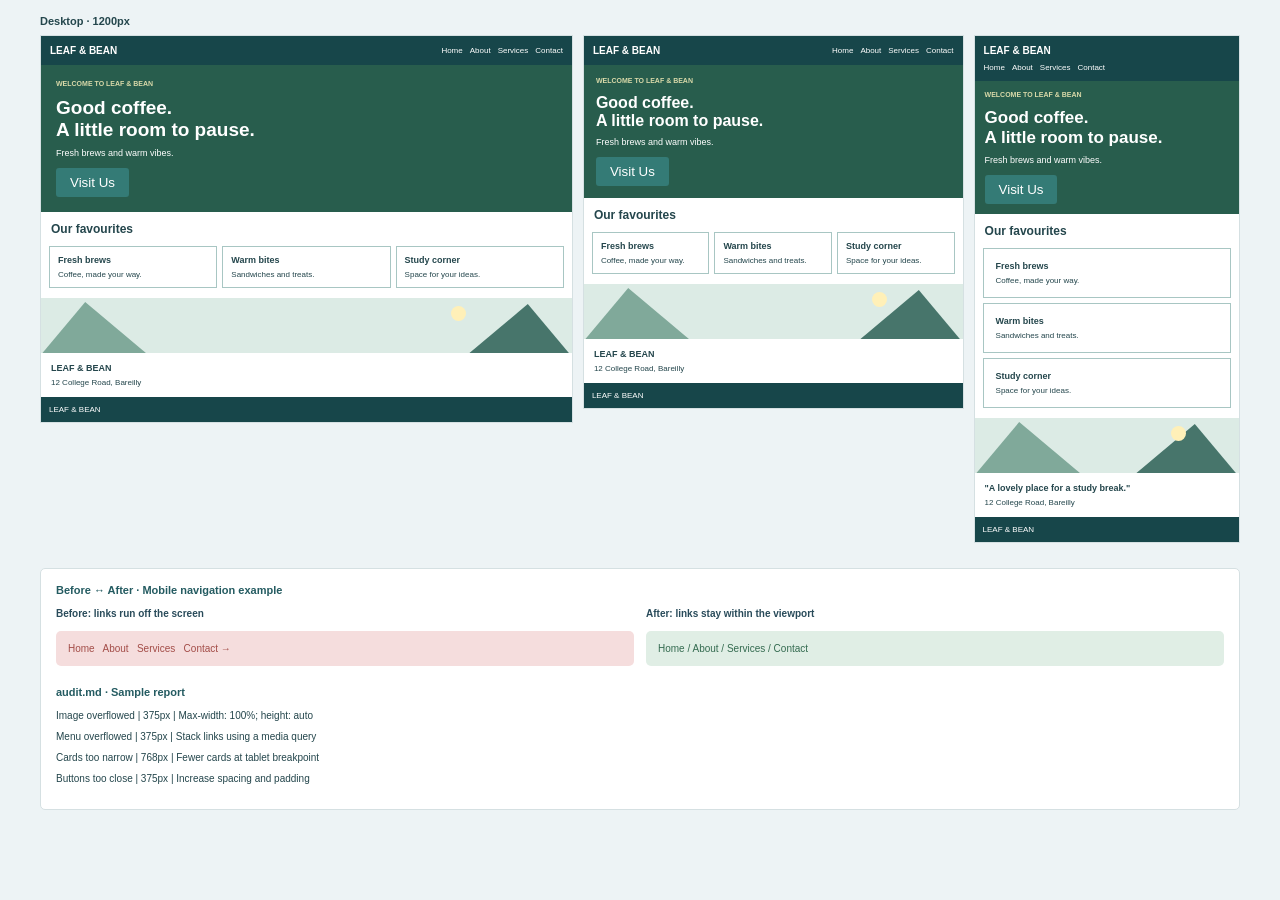
<file: Assignment8/index.html>
<!DOCTYPE html>
<html lang="en">
<head>
    <meta charset="UTF-8">
    <meta name="viewport" content="width=device-width, initial-scale=1.0">
    <title>Responsive Web Design</title>
    <link rel="stylesheet" href="style.css">
</head>
<body>

    <div class="container">

        <h5>Desktop · 1200px</h5>

        <div class="responsive-layout">

            <!-- DESKTOP -->
            <section class="website desktop">

                <header>
                    <h4>LEAF & BEAN</h4>
                    <nav>
                        <a href="#">Home</a>
                        <a href="#">About</a>
                        <a href="#">Services</a>
                        <a href="#">Contact</a>
                    </nav>
                </header>

                <div class="hero">
                    <h6>WELCOME TO LEAF & BEAN</h6>
                    <h2>Good coffee.<br>A little room to pause.</h2>
                    <p>Fresh brews and warm vibes.</p>
                    <button>Visit Us</button>
                </div>

                <h4 class="section-title">Our favourites</h4>

                <div class="favourites">
                    <div>
                        <h5>Fresh brews</h5>
                        <p>Coffee, made your way.</p>
                    </div>

                    <div>
                        <h5>Warm bites</h5>
                        <p>Sandwiches and treats.</p>
                    </div>

                    <div>
                        <h5>Study corner</h5>
                        <p>Space for your ideas.</p>
                    </div>
                </div>

                <div class="landscape">
                    <div class="sun"></div>
                </div>

                <div class="address">
                    <h5>LEAF & BEAN</h5>
                    <p>12 College Road, Bareilly</p>
                </div>

                <footer>LEAF & BEAN</footer>

            </section>


            <!-- TABLET -->
            <section class="website tablet">

                <header>
                    <h4>LEAF & BEAN</h4>
                    <nav>
                        <a href="#">Home</a>
                        <a href="#">About</a>
                        <a href="#">Services</a>
                        <a href="#">Contact</a>
                    </nav>
                </header>

                <div class="hero">
                    <h6>WELCOME TO LEAF & BEAN</h6>
                    <h2>Good coffee.<br>A little room to pause.</h2>
                    <p>Fresh brews and warm vibes.</p>
                    <button>Visit Us</button>
                </div>

                <h4 class="section-title">Our favourites</h4>

                <div class="favourites">
                    <div>
                        <h5>Fresh brews</h5>
                        <p>Coffee, made your way.</p>
                    </div>

                    <div>
                        <h5>Warm bites</h5>
                        <p>Sandwiches and treats.</p>
                    </div>

                    <div>
                        <h5>Study corner</h5>
                        <p>Space for your ideas.</p>
                    </div>
                </div>

                <div class="landscape">
                    <div class="sun"></div>
                </div>

                <div class="address">
                    <h5>LEAF & BEAN</h5>
                    <p>12 College Road, Bareilly</p>
                </div>

                <footer>LEAF & BEAN</footer>

            </section>


            <!-- MOBILE -->
            <section class="website mobile">

                <header>
                    <h4>LEAF & BEAN</h4>
                    <nav>
                        <a href="#">Home</a>
                        <a href="#">About</a>
                        <a href="#">Services</a>
                        <a href="#">Contact</a>
                    </nav>
                </header>

                <div class="hero">
                    <h6>WELCOME TO LEAF & BEAN</h6>
                    <h2>Good coffee.<br>A little room to pause.</h2>
                    <p>Fresh brews and warm vibes.</p>
                    <button>Visit Us</button>
                </div>

                <h4 class="section-title">Our favourites</h4>

                <div class="favourites">

                    <div>
                        <h5>Fresh brews</h5>
                        <p>Coffee, made your way.</p>
                    </div>

                    <div>
                        <h5>Warm bites</h5>
                        <p>Sandwiches and treats.</p>
                    </div>

                    <div>
                        <h5>Study corner</h5>
                        <p>Space for your ideas.</p>
                    </div>

                </div>

                <div class="landscape">
                    <div class="sun"></div>
                </div>

                <div class="address">
                    <h5>"A lovely place for a study break."</h5>
                    <p>12 College Road, Bareilly</p>
                </div>

                <footer>LEAF & BEAN</footer>

            </section>

        </div>


        <!-- BEFORE AND AFTER -->
        <section class="audit">

            <h4>Before ↔ After · Mobile navigation example</h4>

            <div class="comparison">

                <div>
                    <h4>Before: links run off the screen</h4>

                    <div class="before">
                        Home &nbsp; About &nbsp; Services &nbsp; Contact →
                    </div>
                </div>

                <div>
                    <h4>After: links stay within the viewport</h4>

                    <div class="after">
                        Home / About / Services / Contact
                    </div>
                </div>

            </div>


            <!-- AUDIT REPORT -->
            <h4 class="report-title">audit.md · Sample report</h4>

            <p>Image overflowed | 375px | Max-width: 100%; height: auto</p>

            <p>Menu overflowed | 375px | Stack links using a media query</p>

            <p>Cards too narrow | 768px | Fewer cards at tablet breakpoint</p>

            <p>Buttons too close | 375px | Increase spacing and padding</p>

        </section>

    </div>

</body>
</html>
</file>
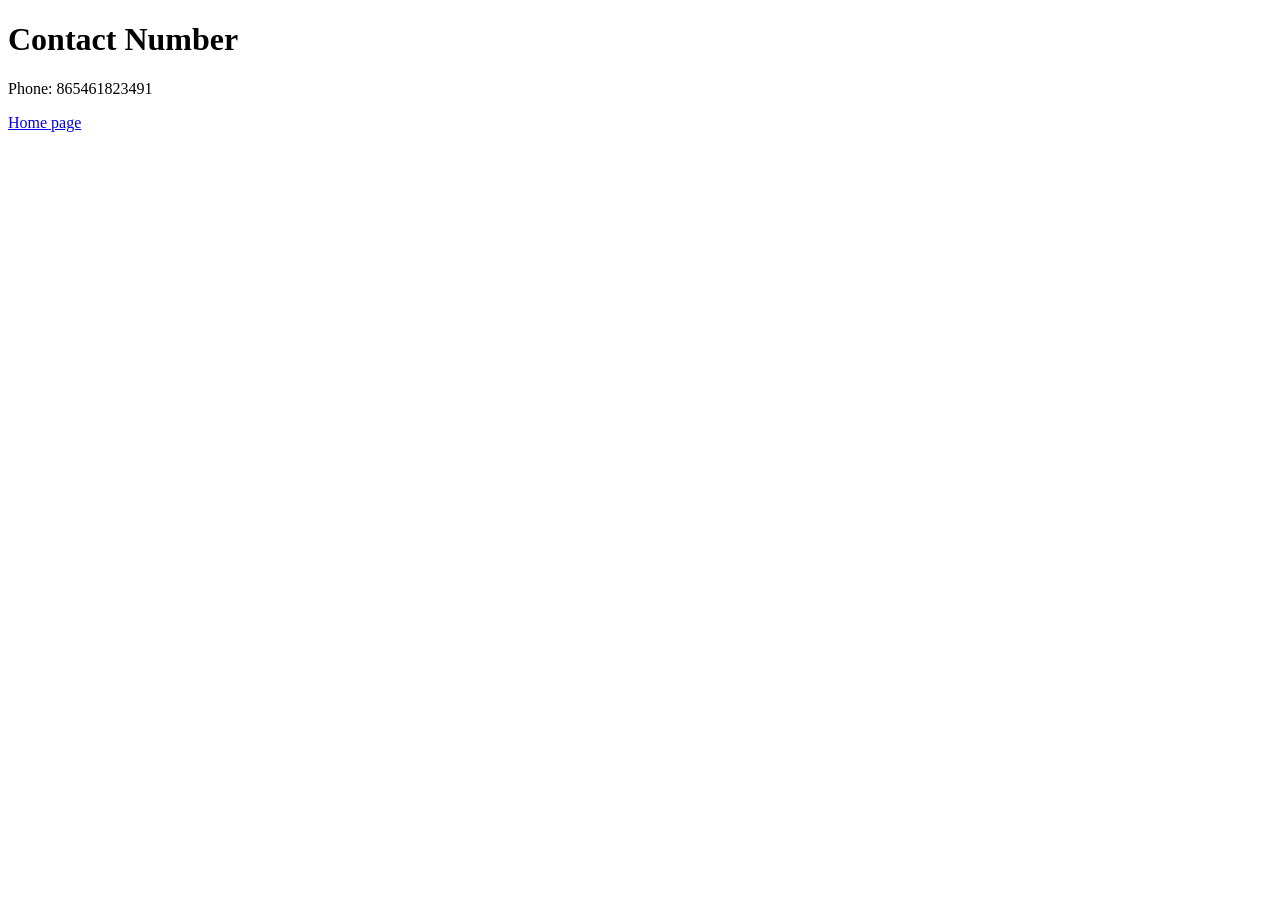
<file: contect.html>
<!DOCTYPE html>
<html lang="en">
<head>
    <meta charset="UTF-8">
    <meta name="viewport" content="width=device-width, initial-scale=1.0">
    <title>Contact Number</title>
</head>
<body>
    <h1>Contact Number</h1>
    <p>Phone: 865461823491</p>
    <a href="index.html">Home page</a>
</body>
</html>
</file>
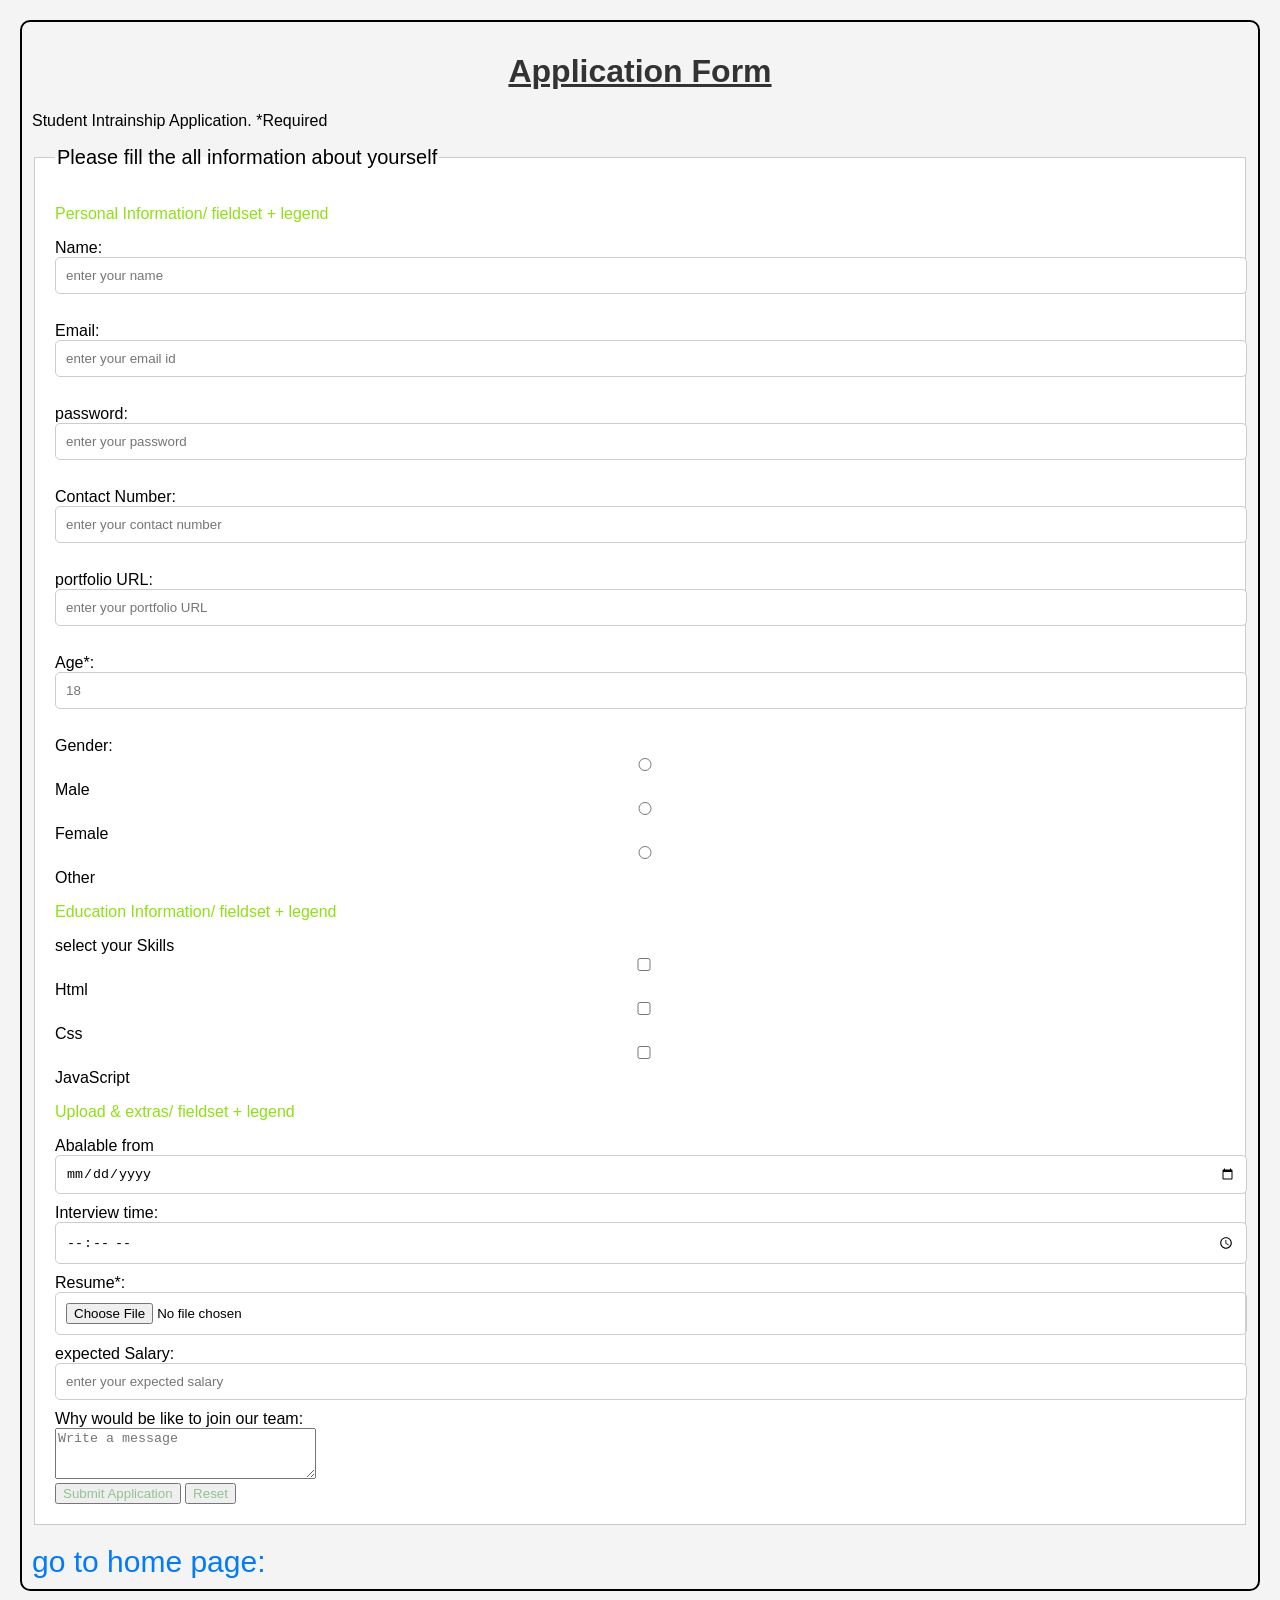
<file: Assignment2/Home.html>
<!DOCTYPE html>
<html lang="en">
<head>
    <meta charset="UTF-8">
    <meta name="viewport" content="width=device-width, initial-scale=1.0">
    <title>Assignment 2</title>
</head>
<body>
     <style>
        body {
            font-family: Arial, sans-serif;
            background-color: #f4f4f4;                      
            margin: 0;
            padding: 20px;
        }
        h1 {
            color: #333;
        }
        fieldset {
            background-color: #fff;
            border: 1px solid #ccc;
            padding: 20px;
            margin-bottom: 20px;
        }
        label {
            display: block;
            margin-bottom: 5px;
            font-weight: bold;
        }
        input, select {
            width: 100%;
            padding: 10px;
            margin-bottom: 10px;
            border: 1px solid #ccc;
            border-radius: 5px;
        }
        a {
            text-decoration: none;
            color: #007bff;
        }
        div{
            text-align: left;
            border-radius: 10px;
        }
        .container {
            max-width:fit-content;
            margin: 0 auto;
            border: 2px solid black;
            padding: 10px;
        }
        button{
            color: rgba(0, 128, 0, 0.393);
        }
    </style>
</head>
<body>
    <div class="container">
   <h1 style="text-align: center; text-decoration: underline;">Application Form</h1>
    <p>Student Intrainship Application. *Required</p>
   <fieldset>
    <p style="color: rgb(142, 225, 18);">Personal Information/ fieldset + legend</p>
        <legend style="font-size: 20px;">Please fill the all information about yourself</legend>
        Name:
        <input type="text" name="name" size="15" maxlenght="30"placeholder="enter your name"><br><br>
        Email:
        <input type="email" name="email Id" size="15" maxlenght="30"placeholder="enter your email id"><br><br>
        password:
        <input type="password" name="password" size="15" maxlenght="30" placeholder="enter your password"><br><br>
        Contact Number:
        <input type="number" name="phone number" size="15" maxlenght="30"placeholder="enter your contact number"><br><br>
        portfolio URL:
        <input type="url" name="project" size="15" maxlenth="30" placeholder="enter your portfolio URL"><br><br>
         Age*:
         <input type="age" name="age" size="15" maxlength="30" placeholder="18"><br><br>
          Gender:
           <input type="radio" name="gender" value="Male">Male
           <input type="radio" name="gender" value="Female">Female
           <input type="radio" name="gender" value="Other">Other
          <p style="color: rgb(142, 225, 18);">Education Information/ fieldset + legend</p>
          select your Skills
         <input type ="checkbox" placeholder="html"name="html=" id="html">Html
         <input type ="checkbox" placeholder="css"name="css=" id="css">Css
         <input type ="checkbox" placeholder="javascript"name="javascript" id="javascript">JavaScript
            <p style="color: rgb(142, 225, 18);">Upload & extras/ fieldset + legend</p>
            Abalable from
            <input type="date" name="date" size="15" maxlength="30">
            Interview time:
            <input type="time" name="time" size="15" maxlength="30" placeholder="10:30">
            Resume*:
            <input type="file" name="file" size="15" maxlenth="30" placeholder="Uplode Resume">
            expected Salary:
            <input type="number" name="salary" size="15" maxlength="30" placeholder="enter your expected salary">
            Why would be like to join our team:
            <br>
         <textarea name="message" placeholder="Write a message" size="15" rows="3" cols="30" maxlength="30"></textarea>
         <br>
         <div>
            <button type="submit">Submit Application</button>
            <button type="reset">Reset</button>
         </div>
        </fieldset>
        <span> <a href="home.html" style="color: ( blueviolet); font-size: 30px;">go to home page:</a> </span>
        </div>
</body>
</body>
</html>
</file>
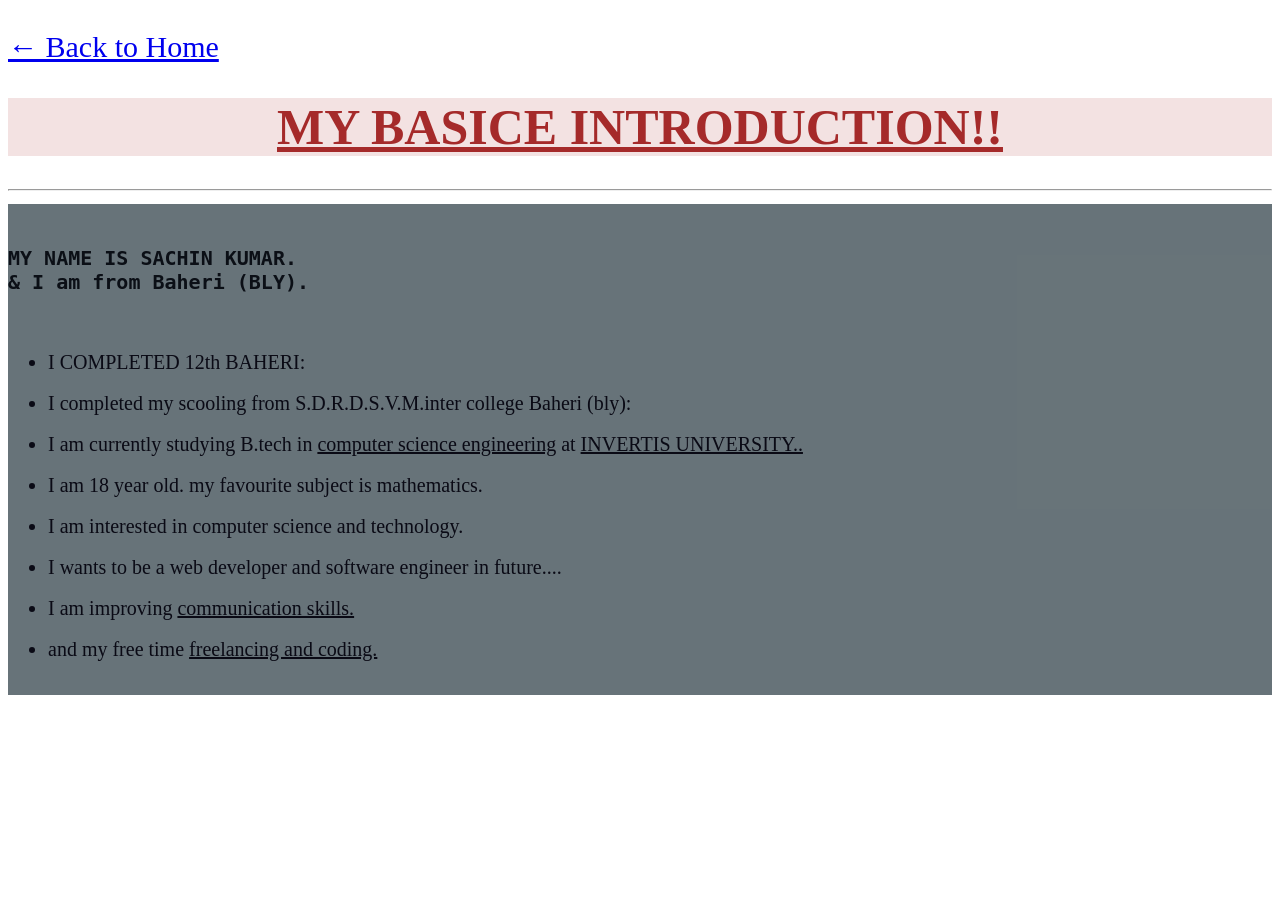
<file: Assignment4/About.html>
<!DOCTYPE html>
<html lang="en">
<head>
    <meta charset="UTF-8">
    <meta name="viewport" content="width=device-width, initial-scale=1.0">
    <title>MY BASIC INTRODUCTION</title>
    <style>
        h1{
           font-size: 50px; 
          color: brown;
          text-decoration: underline;
          text-align: center;
        }
        li{
            color: rgb(10, 10, 21);
            font-size: 20px;
        }
        #iN{
            background-color:rgba(56, 72, 79, 0.761)
        }
    </style>
</head>
<body>
     <p style="font-size: 30px;"><a href="index.html">&larr; Back to Home</a></p>
    <div style="background-color: rgba(199, 117, 117, 0.209);">
    <h1>MY BASICE INTRODUCTION!!</h1>
    </div>
    <hr>
    <div id="iN">
<pre>
    <h4 style="font-size: 20px; color: rgb(11, 15, 22);">MY NAME IS SACHIN KUMAR.
& I am from Baheri (BLY).</h4>
</pre>
    <ul>
    <p>
<li>I COMPLETED 12th BAHERI:</li>
<br>
<li> I completed my scooling from S.D.R.D.S.V.M.inter college Baheri (bly):<br/></li>
<br>
<li>I am currently studying B.tech in <u> computer science engineering</u> at <u>INVERTIS UNIVERSITY..</u></li>
 <br>
 <li>I am 18 year old. my favourite subject is mathematics.</li>
 <br>
 <li>I am interested in computer science and technology.</li>
 <br>
 <li>I wants to be a web developer and software engineer in future....</li>
 <br>
 <li>I am improving <u>communication skills.</u></li>
 <br>
 <li>and my free time <u>freelancing and coding.</u></li>
 
    </p>
    </ul>
    <br>
    </div>
  
</body>
</html>
</file>
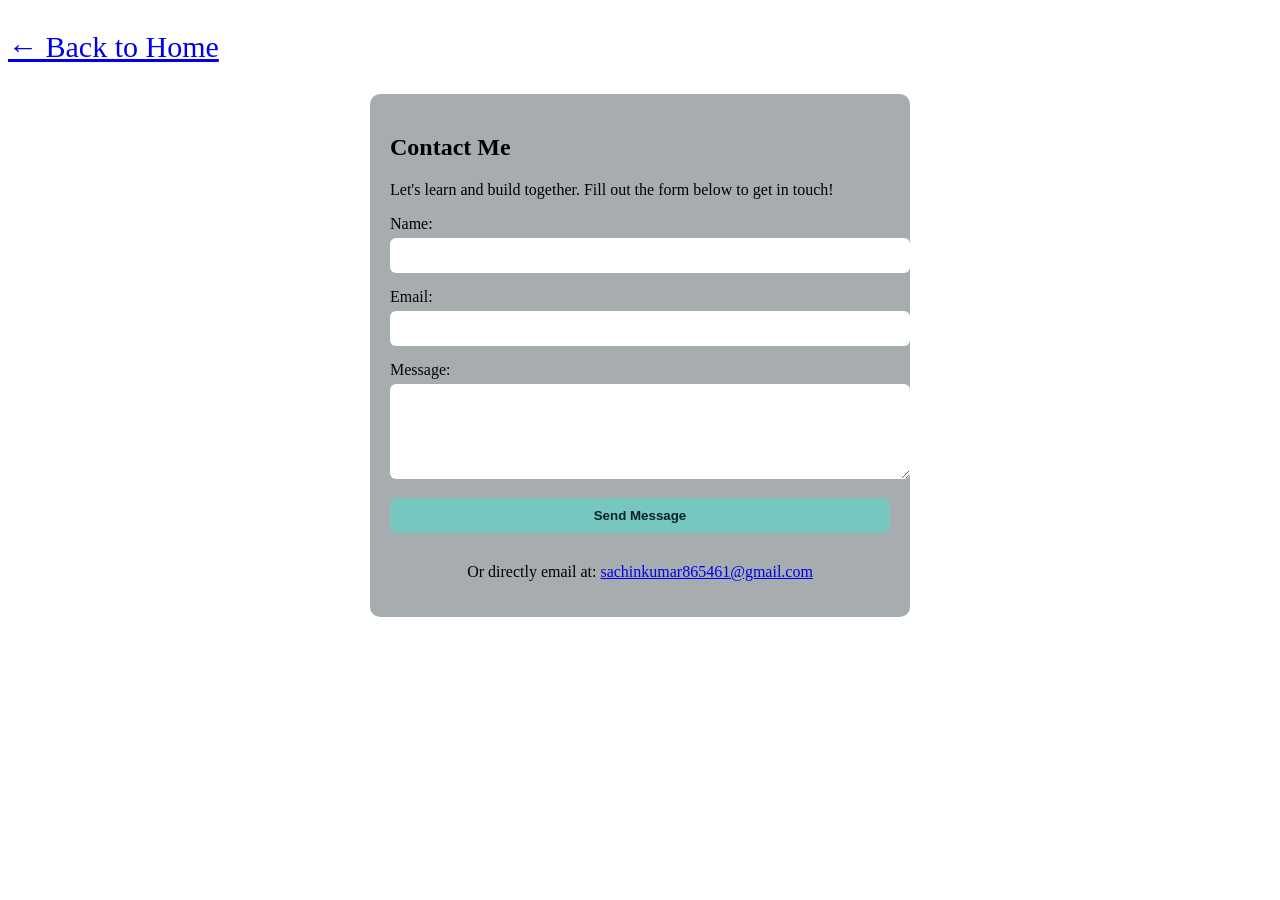
<file: Assignment4/contact.html>
<!DOCTYPE html>
<html lang="hi">
<head>
    <meta charset="UTF-8">
    <title>Contact - Sachin kumar</title>
</head>
<body>

    <p style="font-size: 30px;"><a href="index.html">&larr; Back to Home</a></p>

    <section style="max-width: 500px; margin: 0 auto; background-color: #1a2b2f62; padding: 20px; border-radius: 10px;">
        <h2>Contact Me</h2>
        <p>Let's learn and build together. Fill out the form below to get in touch!</p>

        <form>
            <div style="margin-bottom: 15px;">
                <label for="name" style="display: block; margin-bottom: 5px; color: #000000;">Name:</label>
                <input type="text" id="name" name="name" required style="width: 100%; padding: 10px; border-radius: 6px; border: none;">
            </div>

            <div style="margin-bottom: 15px;">
                <label for="email" style="display: block; margin-bottom: 5px; color: #060606;">Email:</label>
                <input type="email" id="email" name="email" required style="width: 100%; padding: 10px; border-radius: 6px; border: none;">
            </div>

            <div style="margin-bottom: 15px;">
                <label for="message" style="display: block; margin-bottom: 5px; color: #040404;">Message:</label>
                <textarea id="message" name="message" rows="5" required style="width: 100%; padding: 10px; border-radius: 6px; border: none; resize: vertical;"></textarea>
            </div>

            <button type="submit" style="background-color: #76c7c0; color: #0b2228; border: none; padding: 10px 20px; font-weight: bold; border-radius: 6px; cursor: pointer; width: 100%;">
                Send Message
            </button>
        </form>

        <div style="margin-top: 30px; text-align: center;">
            <p>Or directly email at: <a href="mailto:sachinkumar865461@gmail.com">sachinkumar865461@gmail.com</a></p>
        </div>
    </section>

</body>
</html>
</file>
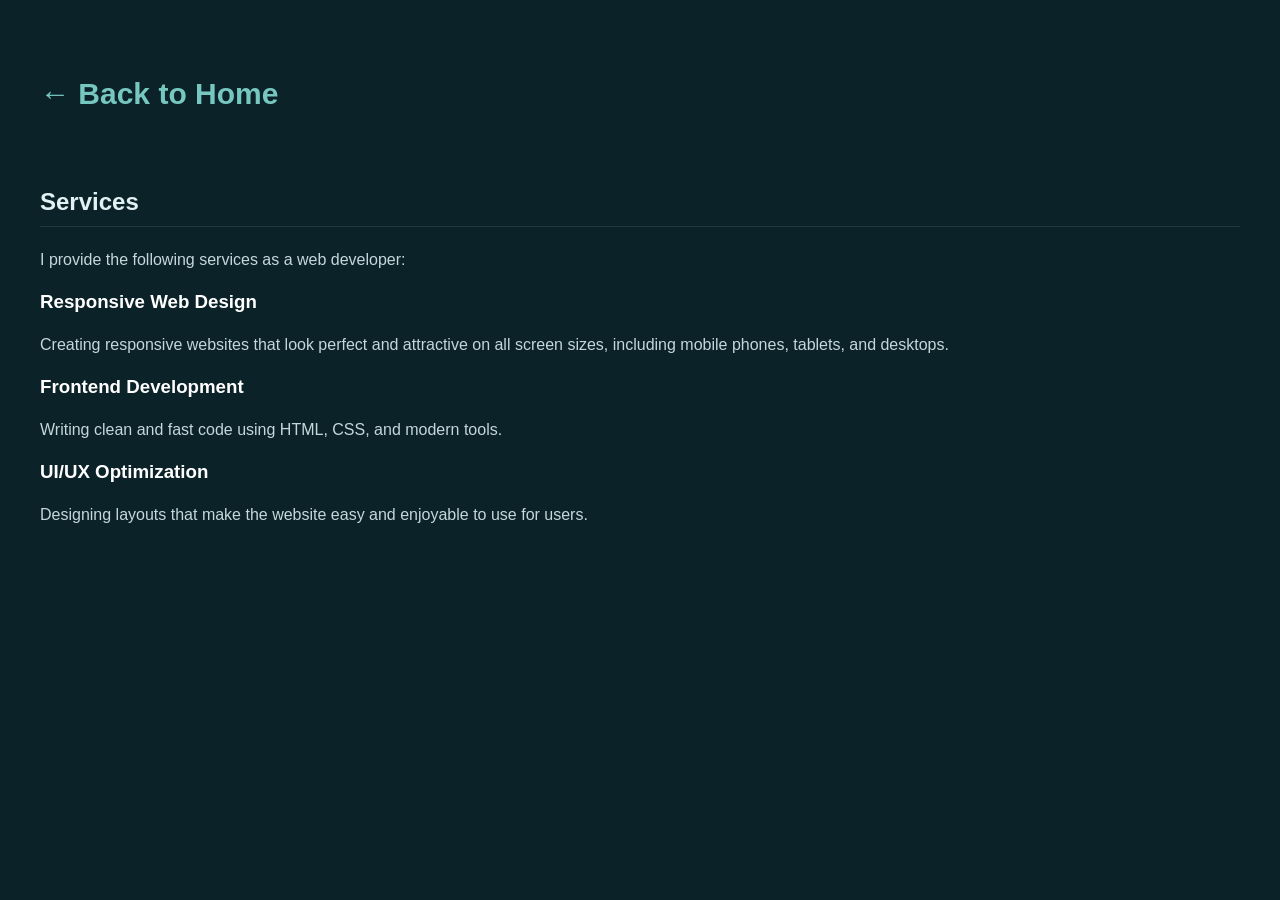
<file: Assignment4/services.html>
<!DOCTYPE html>
<html lang="en">
<head>
    <meta charset="UTF-8">
    <meta name="viewport" content="width=device-width, initial-scale=1.0">
    <title>services:</title>
    <style>
        body {
            background-color: #0b2228; /* Dark blue color */
            color: #ffffff; /* Text white */
            font-family: Arial, sans-serif;
            margin: 0;
            padding: 40px;
            display: flex;
            flex-direction: column;
            gap: 40px;
        }

        h2 {
            color: #e2f1f4;
            border-bottom: 1px solid rgba(255, 255, 255, 0.1);
            padding-bottom: 10px;
            margin-top: 0;
        }

        p {
            color: #c4d7dc;
            line-height: 1.6;
        }

        .services-container {
            display: flex;
            gap: 20px;
            flex-wrap: wrap;
            margin-top: 20px;
        }

        .service-card {
            background-color: #ffffff;
            color: #333333;
            padding: 25px;
            border-radius: 12px;
            flex: 1;
            min-width: 280px;
            box-shadow: 0 4px 6px rgba(0,0,0,0.2);
        }

        .service-card h3 {
            margin-top: 0;
            color: #0b2228;
            font-size: 1.4em;
        }

        .service-card p {
            color: #666666;
            font-size: 0.95em;
        }

        a {
            color: #76c7c0;
            text-decoration: none;
            font-weight: bold;
        }

        a:hover {
            text-decoration: underline;
        }
    </style>
</head>
<body>
     <p style="font-size: 30px;"><a href="index.html">&larr; Back to Home</a></p>
    
 <section id="services">
    <h2>Services</h2>
    <p>I provide the following services as a web developer:</p>
    
    <div class="projects-container">
        <div class="project-card">
            <h3>Responsive Web Design</h3>
            <p>Creating responsive websites that look perfect and attractive on all screen sizes, including mobile phones, tablets, and desktops.</p>
        </div>
        
        <div class="project-card">
            <h3>Frontend Development</h3>
            <p>Writing clean and fast code using HTML, CSS, and modern tools.</p>
        </div>

        <div class="project-card">
            <h3>UI/UX Optimization</h3>
            <p>Designing layouts that make the website easy and enjoyable to use for users.</p>
        </div>
    </div>
 </section>
</body>
</html>
</file>
<file: style.css>
/* *{ */
    /* background-color: rgba(119, 117, 117, 0.354) */
/* } */
.container{
    background-color: rgba(225, 229, 230, 0.354);
    height :1300px;
    width: 700px;
    /* border: solid 1px black; */
    border-radius: 10px;
    padding: 10px;
}

img{
    width:150px;
    height: 200px;
}
</file>
<file: Assignment4/style.css>
body {
    background-color: #0b2228; /* Dark blue color */
    color: #ffffff; /* Text white */
    font-family: Arial, sans-serif;
    margin: 0;
    padding: 40px;
    display: flex;
    flex-direction: column;
    gap: 40px;
}

/* style for headings */
h2 {
    color: #e2f1f4;
    border-bottom: 1px solid rgba(255, 255, 255, 0.1);
    padding-bottom: 10px;
    margin-top: 0;
}

/*style for lists and text*/
ul, ol {
    padding-left: 20px;
    color: #c4d7dc;
}

li {
    margin-bottom: 8px;
}

p {
    color: #c4d7dc;
    line-height: 1.6;
}
.navbar{
    border: 2px solid color(srgb red green blue);
}

.projects-container {
    display: flex;
    gap: 20px;
    flex-wrap: wrap;
}

.project-card {
    background-color: #ffffff;
    color: #333333;
    padding: 20px;
    border-radius: 12px;
    flex: 1;
    min-width: 250px;
    box-shadow: 0 4px 6px rgba(0,0,0,0.2);
}

.project-card h3 {
    margin-top: 0;
    color: #0b2228;
}

.project-card p {
    color: #666666;
}

.project-card img {
    width: 100%;
    height: auto;
    border-radius: 8px;
    margin-bottom: 15px;
    background-color: #e5ede9; /* Image not found background */
}

/*contact and footer links */
a {
    color: #76c7c0;
    text-decoration: none;
}

a:hover {
    text-decoration: underline;
}

/* style for footer */
footer {
    margin-top: 40px;
    display: flex;
    justify-content: space-between;
    align-items: center;
    border-top: 1px solid rgba(255, 255, 255, 0.1);
    padding-top: 20px;
}

footer nav a {
    margin-left: 15px;
    color: #76c7c0;
}
</file>
<file: Assignment6/style.css>
/* =========================
   BASIC RESET
========================= */

* {
    margin: 0;
    padding: 0;
    box-sizing: border-box;
}

body {
    font-family: Arial, sans-serif;
    background-color: #f5f7fb;
    color: #222;
}

/* =========================
   LOGIN SECTION
========================= */

.login-section {
    width: 100%;
    min-height: 100vh;
    display: flex;
    justify-content: center;
    align-items: center;
    background-color: #eef2f7;
}

.login-box {
    width: 350px;
    padding: 35px;
    background-color: white;
    border-radius: 12px;
    box-shadow: 0 5px 20px rgba(0, 0, 0, 0.1);
}

.login-box h2 {
    text-align: center;
    margin-bottom: 10px;
}

.login-box p {
    text-align: center;
    margin-bottom: 25px;
    color: gray;
}

.login-box label {
    display: block;
    margin-bottom: 8px;
    font-weight: bold;
}

.login-box input {
    width: 100%;
    padding: 12px;
    margin-bottom: 20px;
    border: 1px solid #ccc;
    border-radius: 6px;
}

.login-box button {
    width: 100%;
    padding: 12px;
    background-color: #2563eb;
    color: white;
    border: none;
    border-radius: 6px;
    cursor: pointer;
}

/* PRODUCTS SECTION */

.products-section {
    width: 100%;
    padding: 60px 8%;
    background-color: #f5f5f5;
}

.products-section h2 {
    text-align: center;
    font-size: 32px;
    margin-bottom: 40px;
}

.product-container {
    display: grid;
    grid-template-columns: repeat(4, 1fr);
    gap: 25px;
}

.product-card {
    background-color: white;
    padding: 15px;
    border-radius: 10px;
    text-align: center;
    box-shadow: 0 3px 12px rgba(0,0,0,0.1);
}

.product-card img {
    width: 100%;
    height: 200px;
    object-fit: cover;
    border-radius: 8px;
}

.product-card h3 {
    margin-top: 15px;
}

.product-card p {
    margin-top: 10px;
    color: #2563eb;
    font-weight: bold;
}

/* NAVBAR */

.navbar {
    width: 100%;
    display: flex;
    justify-content: space-between;
    align-items: center;
    padding: 20px 8%;
    background-color: #ffffff;
    box-shadow: 0 2px 10px rgba(0,0,0,0.08);
}

.logo {
    font-size: 22px;
    font-weight: bold;
    color: #2563eb;
}

.nav-links {
    display: flex;
    align-items: center;
    justify-content: space-between;
    gap: 45px;
}

.nav-links a {
    text-decoration: none;
    color: #222;
    font-size: 16px;
    font-weight: 500;
    transition: 0.3s;
}

.nav-links a:hover {
    color: #2563eb;
}


@media (max-width: 768px) {

    .product-container {
        grid-template-rows: repeat(4, 1fr);
    }

    .navbar {
        flex-direction: column ;
        gap: 20px;
    }

    .nav-links {
        gap: 15px;
        flex-wrap: row;
        justify-content: center;
    }

}

@media (max-width: 480px) {

    .product-container {
        grid-template-columns: 1fr;
    }

}

/* =========================
   HERO SECTION
========================= */

.hero {
    width: 100%;
    min-height: 450px;
    display: flex;
    justify-content: center;
    align-items: center;
    text-align: center;
    padding: 60px 20px;
    background-color: #eaf1ff;
}

.hero-content {
    max-width: 750px;
}

.hero h1 {
    font-size: 48px;
    line-height: 1.3;
    color: #172554;
    margin-bottom: 20px;
}

.hero p {
    font-size: 18px;
    color: #555;
    margin-bottom: 30px;
    line-height: 1.6;
}

.hero button {
    padding: 14px 35px;
    background-color: #2563eb;
    color: white;
    border: none;
    border-radius: 8px;
    font-size: 16px;
    font-weight: bold;
    cursor: pointer;
    transition: 0.3s;
}

.hero button:hover {
    background-color: #1e40af;
    transform: translateY(-3px);
}


/* =========================
   FOOTER SECTION
========================= */

.footer {
    width: 100%;
    padding: 25px;
    background-color: #172554;
    color: white;
    text-align: center;
}

.footer p {
    font-size: 14px;
}


/* =========================
   RESPONSIVE HERO
========================= */

@media (max-width: 600px) {

    .hero h1 {
        font-size: 30px;
    }

    .hero p {
        font-size: 15px;
    }

    .hero button {
        padding: 12px 25px;
    }

}
</file>
<file: Assignment7/style.css>
* {
    margin: 0;
    padding: 0;
    box-sizing: border-box;
}

body {
    font-family: Arial, sans-serif;
    padding: 7px;
    color: #24434b;
    background-color: white;
}


/* IMAGE GALLERY */

.gallery {
    display: grid;
    grid-template-columns: repeat(3, 1fr);
    gap: 6px;
    margin-bottom: 18px;
}

.landscape {
    height: 44px;
    position: relative;
    overflow: hidden;
    background-color: #dceae6;
}

.landscape::before {
    content: " ";
    position: absolute;
    width: 75px;
    height: 55px;
    background: #80a69a;
    bottom: -30px;
    left: 8px;
    transform: rotate(45deg);
}

.landscape::after {
    content: "";
    position: absolute;
    width: 75px;
    height: 55px;
    background: #426d69;
    bottom: -32px;
    right: 8px;
    transform: rotate(-45deg);
}

.landscape {
    background-image: radial-gradient(
        circle at 75% 20%,
        #fff2c3 0px,
        #fff2c3 8px,
        transparent 9px
    );
}


/* PRODUCT GRID */

.products {
    margin-bottom: 20px;
}

.products h5 {
    font-size: 9px;
    color: #267b7d;
    margin-bottom: 9px;
}

.products > p {
    font-size: 9px;
    margin-top: 5px;
}

.product-container {
    display: grid;
    grid-template-columns: repeat(auto-fit, minmax(200px, 1fr));
    gap: 6px;
}

.product {
    border: 1px solid #d5e0e5;
    background-color: #f7f9fa;
    padding: 10px;
    border-radius: 5px;
    min-height: 46px;
}

.product h4 {
    font-size: 10px;
    margin-bottom: 5px;
}

.product p {
    font-size: 8px;
}


/* DASHBOARD */

.dashboard > h5 {
    font-size: 9px;
    color: #267b7d;
    margin-bottom: 9px;
}

.dashboard-container {
    display: grid;

    grid-template-columns: 95px 1fr;

    grid-template-rows: 38px 180px 28px;

    grid-template-areas:
        "header header"
        "sidebar main"
        "footer footer";

    gap: 6px;
}


/* HEADER */

.header {
    grid-area: header;
    background-color: #164448;
    color: white;

    display: flex;
    align-items: center;
    justify-content: space-between;
    padding: 8px;
}

.header h4,
.footer h4 {
    font-size: 9px;
}

nav {
    display: flex;
    gap: 8px;
}

nav a {
    color: white;
    text-decoration: none;
    font-size: 8px;
}


/* SIDEBAR */

.sidebar {
    grid-area: sidebar;
    background-color: #dcebe9;
    border-radius: 5px;
    padding: 10px;
}

.sidebar h4 {
    font-size: 9px;
    margin-bottom: 15px;
}

.sidebar p {
    font-size: 9px;
    margin-bottom: 5px;
}


/* MAIN CONTENT */

.main-content {
    grid-area: main;
    border: 1px solid #d5e0e5;
    border-radius: 5px;
    padding: 10px;
}

.main-content h3 {
    font-size: 12px;
    margin-bottom: 12px;
}

.cards {
    display: grid;
    grid-template-columns: repeat(3, 1fr);
    gap: 8px;
}

.card {
    border: 1px solid #d5e0e5;
    background-color: #f6f9fa;
    border-radius: 5px;
    padding: 8px;
    min-height: 50px;
}

.card h4 {
    font-size: 9px;
    margin-bottom: 5px;
}

.card p {
    font-size: 8px;
}

.activity {
    font-size: 9px;
    margin-top: 15px;
}


/* FOOTER */

.footer {
    grid-area: footer;
    background-color: #164448;
    color: white;
    display: flex;
    justify-content: space-between;
    align-items: center;
    padding: 8px;
}


/* RESPONSIVE DESIGN */

@media (max-width: 500px) {

    .dashboard-container {
        grid-template-columns: 1fr;
        grid-template-rows: auto;
        grid-template-areas:
            "header"
            "sidebar"
            "main"
            "footer";
    }

    .header,
    .footer {
        flex-wrap: wrap;
        gap: 8px;
    }

    .cards {
        grid-template-columns: 1fr;
    }

}
</file>
<file: Assignment8/style.css>
* {
    margin: 0;
    padding: 0;
    box-sizing: border-box;
}

body {
    font-family: Arial, sans-serif;
    background: #edf3f5;
    color: #24464c;
    padding: 15px;
}

.container {
    max-width: 1200px;
    margin: auto;
}

.container > h5 {
    font-size: 11px;
    margin-bottom: 8px;
}


/* RESPONSIVE LAYOUT */

.responsive-layout {
    display: grid;
    grid-template-columns: 1.4fr 1fr 0.7fr;
    gap: 10px;
    align-items: start;
}


/* WEBSITE PREVIEW */

.website {
    background: white;
    overflow: hidden;
    border: 1px solid #d5e0e2;
}

.website header {
    background: #17464a;
    color: white;
    display: flex;
    justify-content: space-between;
    align-items: center;
    padding: 9px;
}

.website header h4 {
    font-size: 10px;
}

.website nav {
    display: flex;
    gap: 7px;
}

.website nav a {
    color: white;
    text-decoration: none;
    font-size: 8px;
}


/* HERO SECTION */

.hero {
    background: #285d4d;
    color: white;
    padding: 15px;
}

.hero h6 {
    font-size: 7px;
    color: #d9d9a9;
    margin-bottom: 10px;
}

.hero h2 {
    font-size: 19px;
    margin-bottom: 7px;
}

.hero p {
    font-size: 9px;
    margin-bottom: 10px;
}

.hero button {
    background: #347b76;
    color: white;
    border: none;
    padding: 7px 14px;
    border-radius: 3px;
    cursor: pointer;
}


/* FAVOURITES */

.section-title {
    font-size: 12px;
    margin: 10px;
}

.favourites {
    display: grid;
    grid-template-columns: repeat(3, 1fr);
    gap: 5px;
    padding: 0 8px;
}

.favourites div {
    border: 1px solid #a8c6c3;
    padding: 8px;
    min-width: 0;
}

.favourites h5 {
    font-size: 9px;
    margin-bottom: 5px;
}

.favourites p {
    font-size: 8px;
}


/* LANDSCAPE IMAGE */

.landscape {
    height: 55px;
    background: #dcebe5;
    margin-top: 10px;
    position: relative;
    overflow: hidden;
}

.landscape::before {
    content: "";
    position: absolute;
    width: 100px;
    height: 70px;
    background: #80a99a;
    bottom: -43px;
    left: 10px;
    transform: rotate(40deg);
}

.landscape::after {
    content: "";
    position: absolute;
    width: 100px;
    height: 70px;
    background: #47756b;
    bottom: -45px;
    right: 10px;
    transform: rotate(-40deg);
}

.sun {
    position: absolute;
    background: #fff0b8;
    width: 15px;
    height: 15px;
    border-radius: 50%;
    right: 20%;
    top: 8px;
    z-index: 1;
}


/* ADDRESS */

.address {
    padding: 10px;
}

.address h5 {
    font-size: 9px;
    margin-bottom: 5px;
}

.address p {
    font-size: 8px;
}


/* FOOTER */

.website footer {
    background: #17464a;
    color: white;
    padding: 8px;
    font-size: 8px;
}


/* TABLET */

.tablet .hero {
    padding: 12px;
}

.tablet .hero h2 {
    font-size: 16px;
}


/* MOBILE */

.mobile header {
    display: block;
}

.mobile header nav {
    margin-top: 7px;
    flex-wrap: wrap;
}

.mobile .hero {
    padding: 10px;
}

.mobile .hero h2 {
    font-size: 17px;
}

.mobile .favourites {
    grid-template-columns: 1fr;
}

.mobile .favourites div {
    padding: 12px;
}


/* AUDIT SECTION */

.audit {
    background: white;
    border: 1px solid #d5e0e2;
    border-radius: 5px;
    padding: 15px;
    margin-top: 25px;
}

.audit h4 {
    font-size: 11px;
    margin-bottom: 12px;
    color: #245b61;
}

.comparison {
    display: grid;
    grid-template-columns: 1fr 1fr;
    gap: 12px;
}

.comparison h4 {
    color: #294b5a;
    font-size: 10px;
}

.before,
.after {
    padding: 12px;
    border-radius: 5px;
    font-size: 10px;
    overflow: hidden;
    white-space: nowrap;
}

.before {
    background: #f5dddd;
    color: #a34d48;
}

.after {
    background: #e0eee5;
    color: #346b50;
}

.report-title {
    margin-top: 20px;
}

.audit > p {
    font-size: 10px;
    margin-bottom: 10px;
}


/* RESPONSIVE BREAKPOINTS */

@media (max-width: 600px) {

    .responsive-layout {
        grid-template-columns: 1.4fr 1fr 0.7fr;
        gap: 5px;
    }

    .website header {
        padding: 5px;
    }

    .website header h4 {
        font-size: 7px;
    }

    .website nav {
        gap: 3px;
    }

    .website nav a {
        font-size: 6px;
    }

    .hero h2 {
        font-size: 13px;
    }

    .hero p {
        font-size: 7px;
    }

    .hero button {
        font-size: 7px;
        padding: 5px;
    }

    .favourites {
        gap: 3px;
        padding: 0 4px;
    }

    .favourites h5 {
        font-size: 7px;
    }

    .favourites p {
        font-size: 6px;
    }

    .section-title {
        font-size: 9px;
        margin: 6px;
    }

    .landscape {
        height: 30px;
    }

    .address {
        padding: 5px;
    }

    .address h5,
    .address p {
        font-size: 6px;
    }

    .website footer {
        font-size: 6px;
        padding: 5px;
    }

    .audit {
        padding: 8px;
    }

    .comparison {
        grid-template-columns: 1fr;
    }

    .audit > p {
        font-size: 8px;
    }

}
</file>
